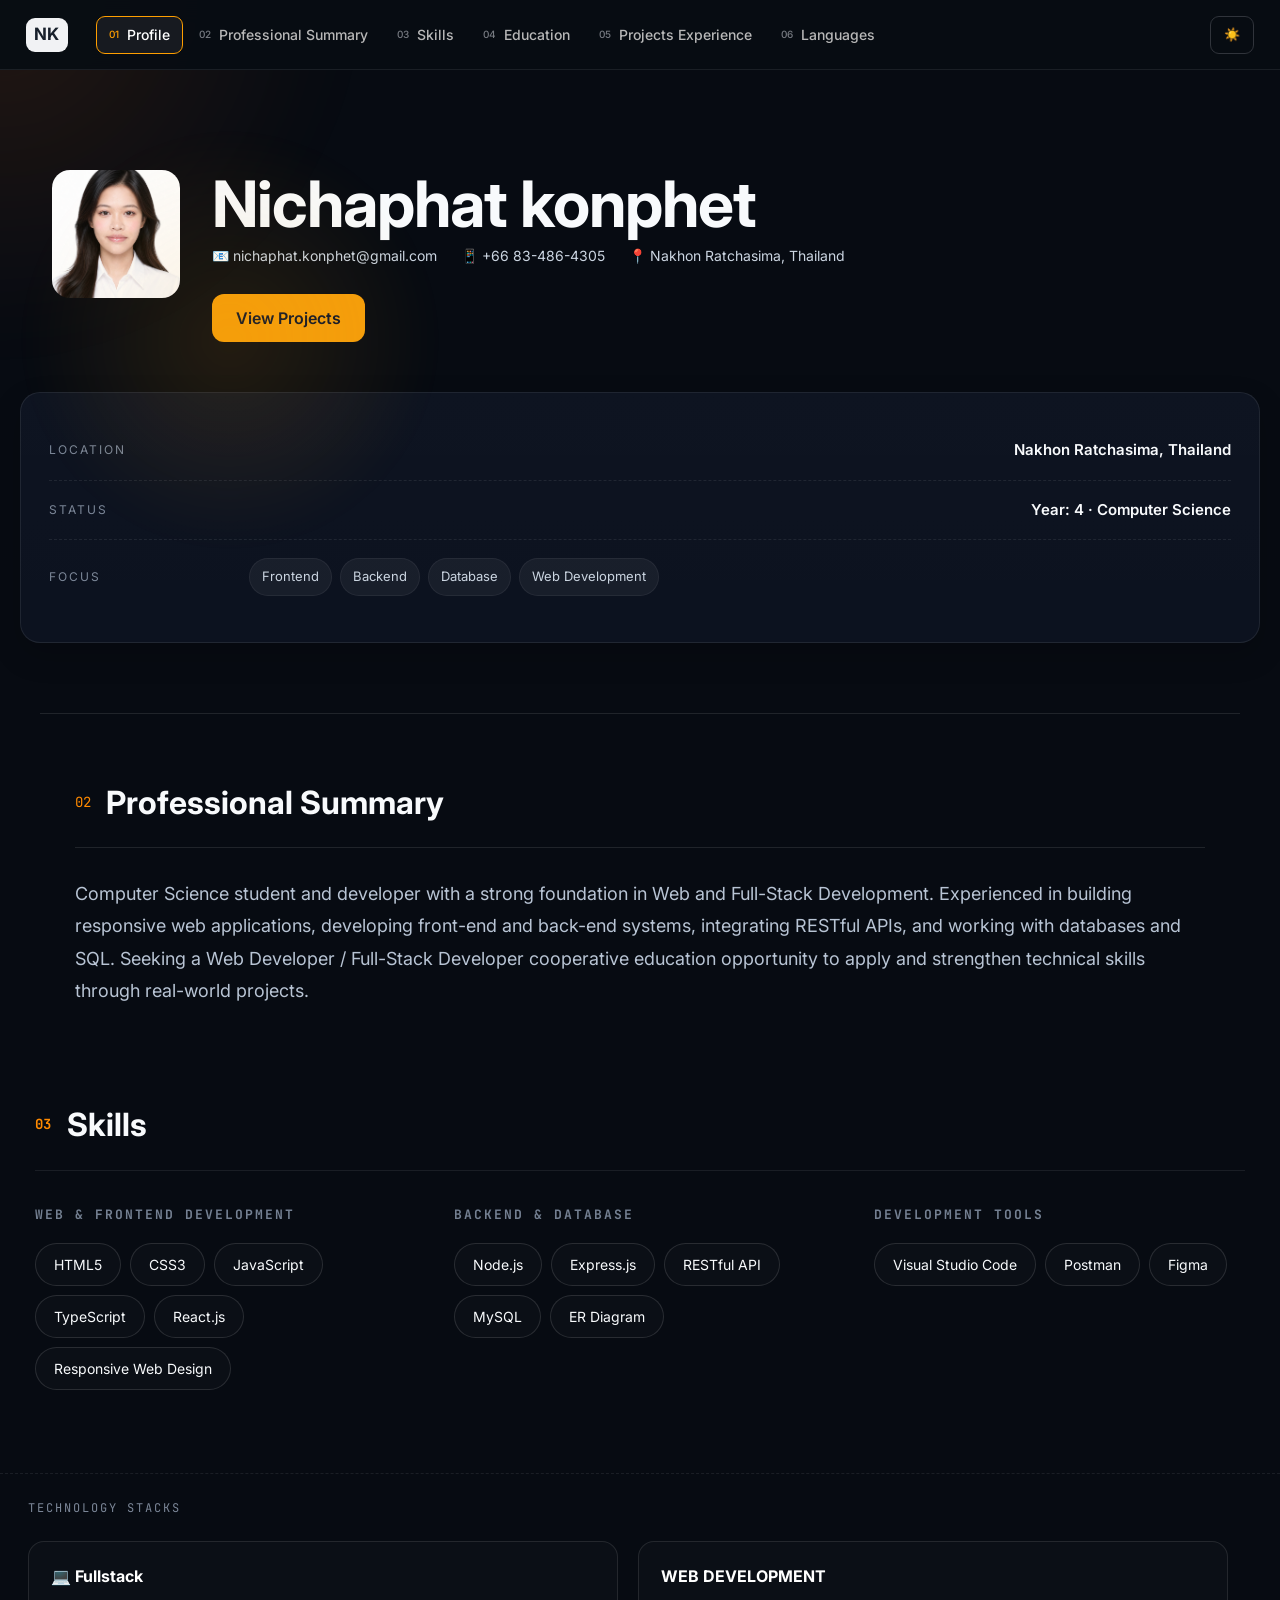
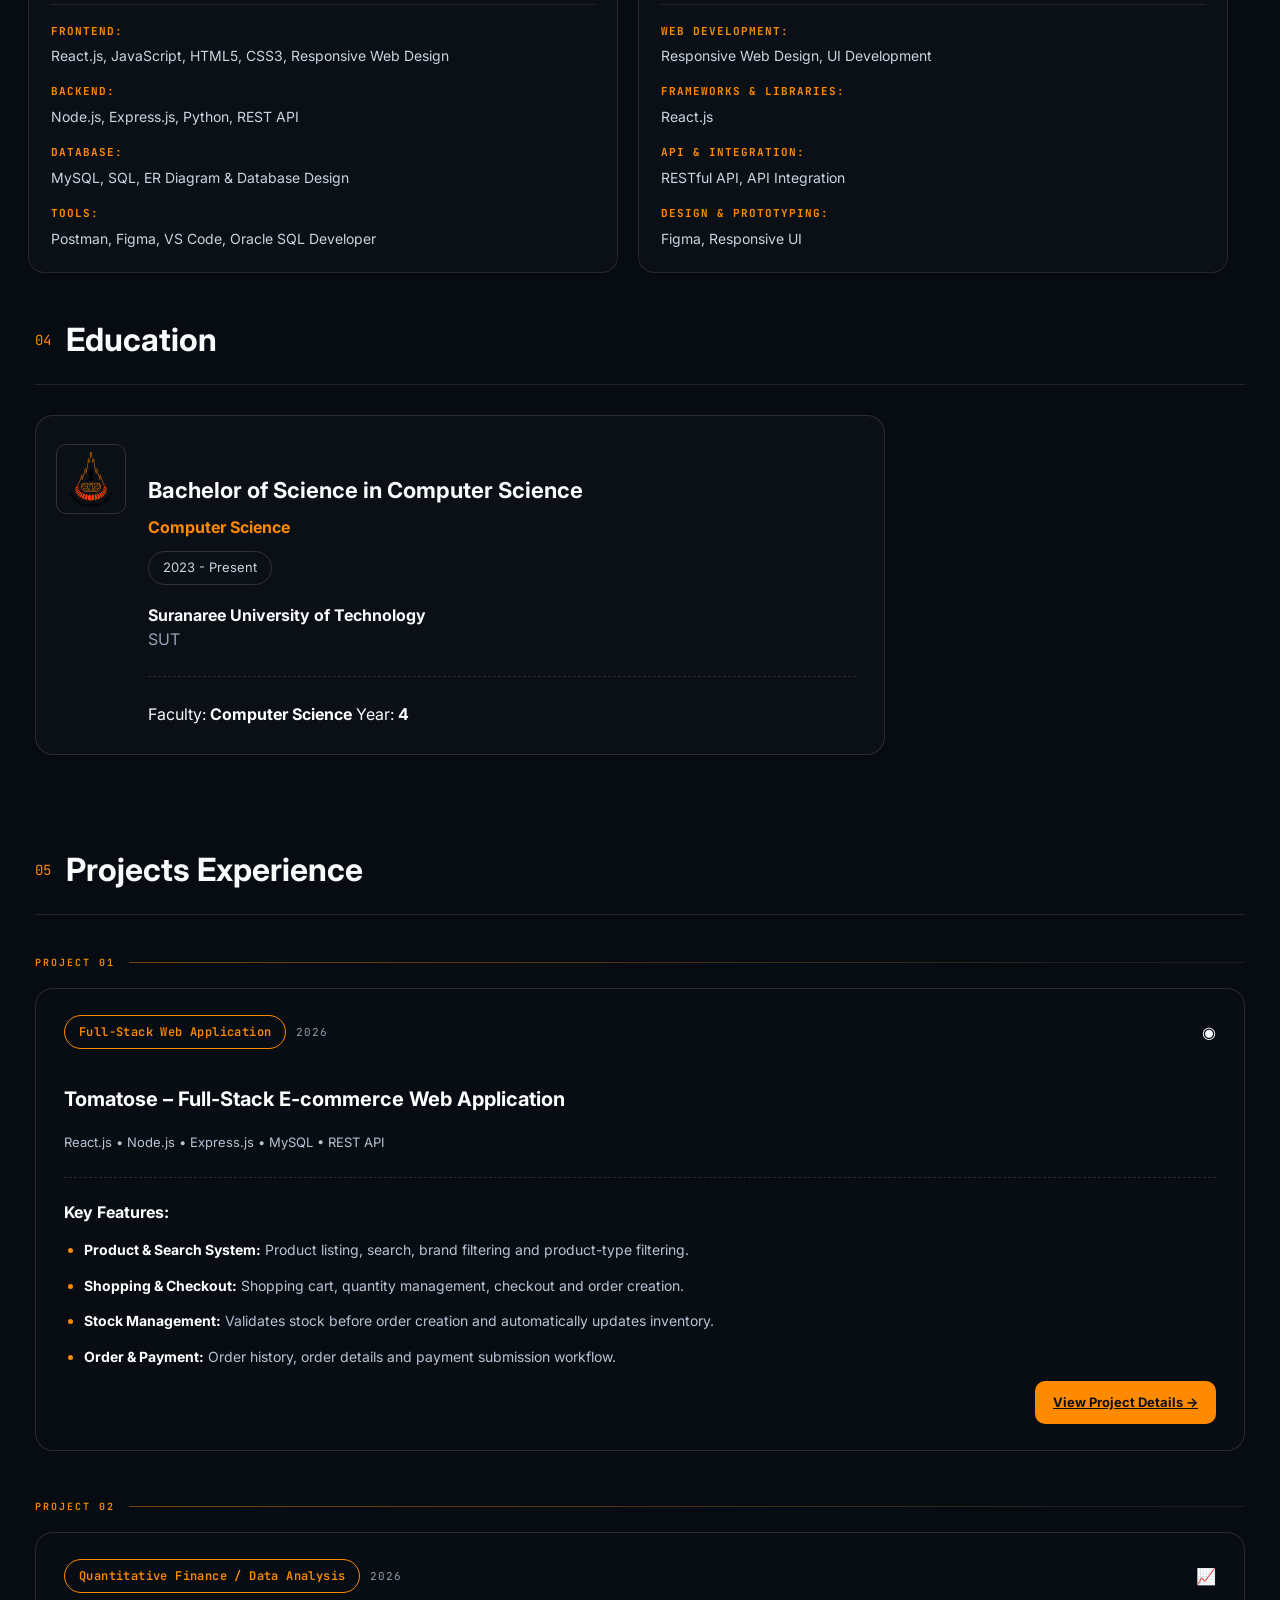
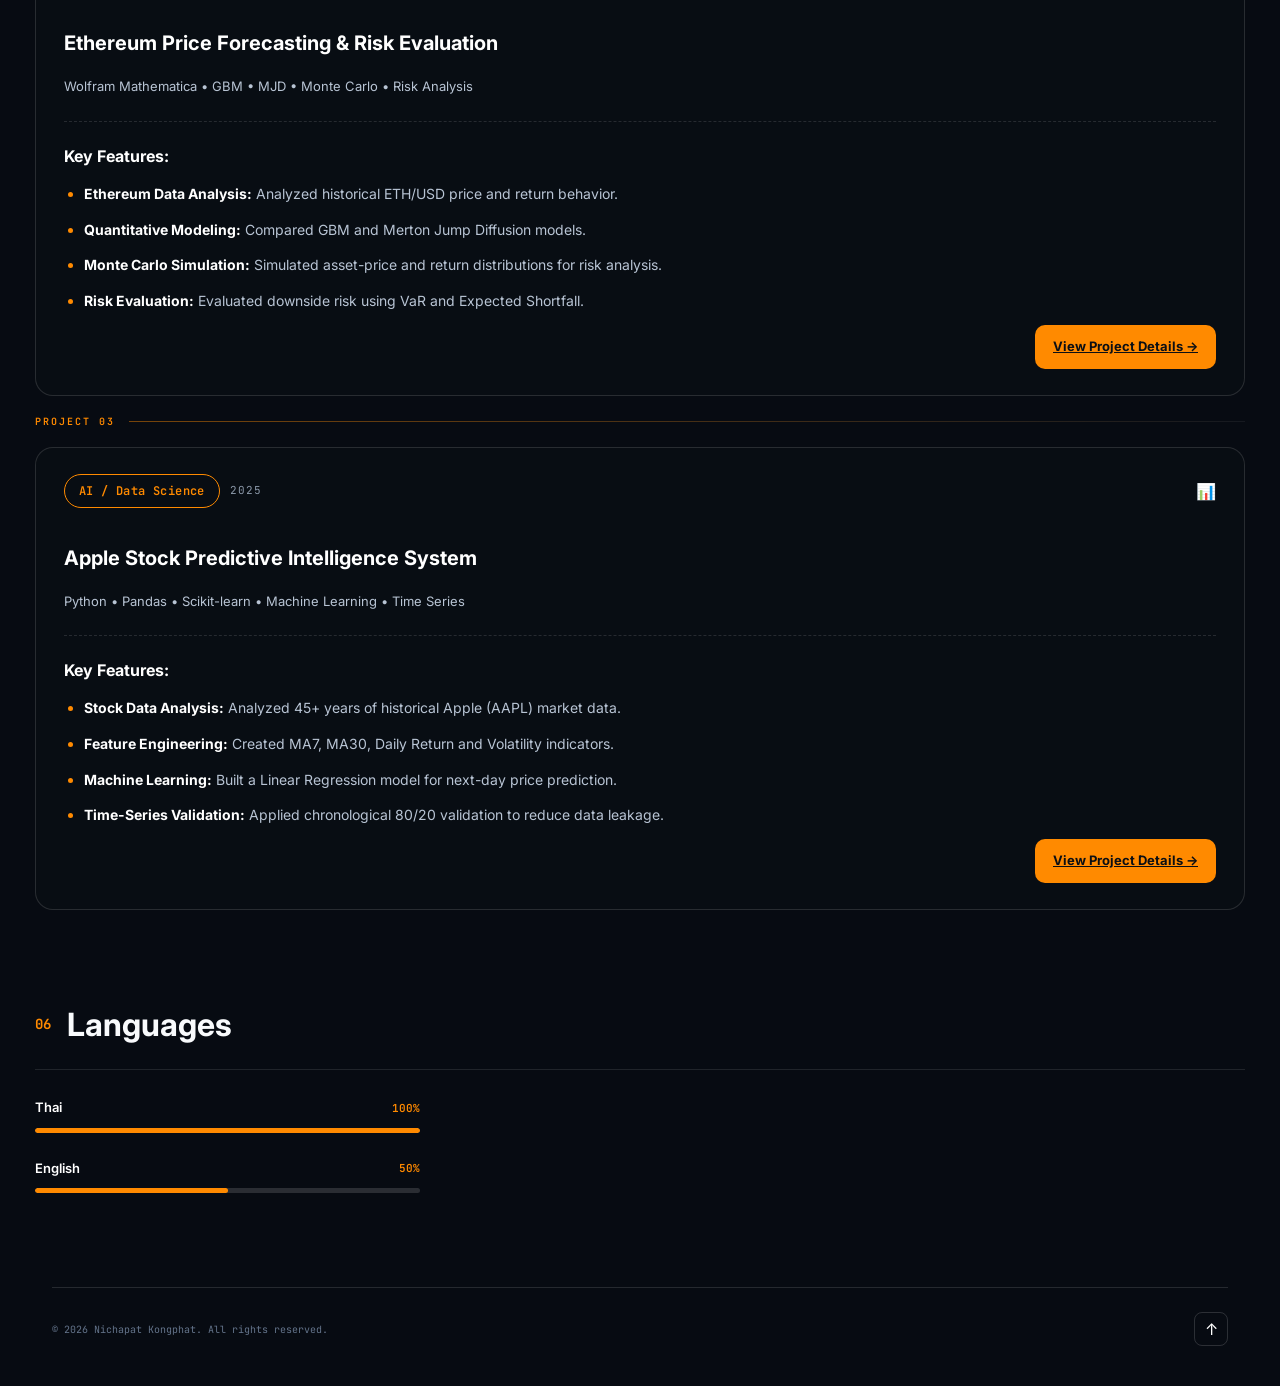
<file: index.html>
<!DOCTYPE html>
<html lang="en">

<head>
    <meta charset="UTF-8">
    <meta name="viewport" content="width=device-width, initial-scale=1.0">

    <title>My Portfolio</title>

    <link rel="stylesheet" href="style.css">
</head>

<!DOCTYPE html>
<html lang="en">

<head>
    <meta charset="UTF-8">
    <meta name="viewport" content="width=device-width, initial-scale=1.0">

    <title>My Portfolio</title>

    <link rel="stylesheet" href="style.css">

    <link rel="preconnect" href="https://fonts.googleapis.com">
<link rel="preconnect" href="https://fonts.gstatic.com" crossorigin>

<link href="https://fonts.googleapis.com/css2?family=Inter:wght@400;500;600;700;800&family=JetBrains+Mono:wght@400;500;700&display=swap" rel="stylesheet">

</head>

<body>
    <div class="mouse-glow"></div>
   <!-- ===== NAVBAR ===== -->
<header class="navbar">

    <div class="logo">NK</div>

    <nav>

        <a href="#profile" class="nav-link">
            <span>01</span> Profile
        </a>

        <a href="#summary" class="nav-link">
            <span>02</span> Professional Summary
        </a>

        <a href="#skills" class="nav-link">
            <span>03</span> Skills
        </a>

        <a href="#education" class="nav-link">
            <span>04</span> Education
        </a>

        <a href="#projects" class="nav-link">
            <span>05</span> Projects Experience
        </a>

        <a href="#languages" class="nav-link">
            <span>06</span> Languages
        </a>

    </nav>

    <div class="actions">
        <button id="themeBtn">☀️</button>
    </div>

</header>
    

    <!-- ===== HERO ===== -->
    <section id="profile" class="hero-section">
        <div class="hero-grid">
            <div class="profile-box">
                <img src="images/profile.png" alt="Profile">
            </div>

            <div class="hero-content">
                <h1>Nichaphat konphet</h1>

                <div class="contact-row">
                    <span>📧 nichaphat.konphet@gmail.com</span>
                    <span>📱 +66 83-486-4305</span>
                    <span>📍 Nakhon Ratchasima, Thailand</span>
                </div>

                <div class="hero-buttons">
                    <a href="#projects" class="btn btn-primary">View Projects</a>
                </div>
            </div>
        </div>
    </section>

    <!-- ===== INFO CARD ===== -->
    <section class="info-card">
        <div class="info-item">
            <div class="info-label">LOCATION</div>
            <div class="info-value right">Nakhon Ratchasima, Thailand</div>
        </div>

        <div class="info-item">
    <div class="info-label">STATUS</div>
    <div class="info-value right">
        Year: 4 · Computer Science
    </div>
</div>

        <div class="info-item focus-item">
    <div class="info-label">FOCUS</div>

    <div class="focus-tags">
        <span>Frontend</span>
        <span>Backend</span>
        <span>Database</span>
        <span>Web Development</span>
    </div>
</div>
    </section>

    <!-- ===== PROFESSIONAL SUMMARY ===== -->

<section id="summary" class="summary-section">

    <div class="section-title">
        <span>02</span>
        <h2>Professional Summary</h2>
    </div>

    <div class="summary-content">
        <p>
            Computer Science student and developer with a strong foundation in Web and Full-Stack Development. Experienced in building responsive web applications, developing front-end and back-end systems, integrating RESTful APIs, and working with databases and SQL. Seeking a Web Developer / Full-Stack Developer cooperative education opportunity to apply and strengthen technical skills through real-world projects.
        </p>

    </div>

</section>

<!-- ===== SKILLS ===== -->

<section id="skills" class="skills-section">

    <div class="section-title">

        <span>03</span>
        <h2>Skills</h2>

    </div>


    <div class="skills-grid">


        <!-- FRONTEND -->
        <div class="skill-group">

            <h3>WEB & FRONTEND DEVELOPMENT</h3>

            <div class="skill-tags">

                <span>HTML5</span>
                <span>CSS3</span>
                <span>JavaScript</span>
                <span>TypeScript</span>
                <span>React.js</span>
                <span>Responsive Web Design</span>

            </div>

        </div>



        <!-- BACKEND -->
        <div class="skill-group">

            <h3>BACKEND & DATABASE</h3>

            <div class="skill-tags">

                <span>Node.js</span>
                <span>Express.js</span>
                <span>RESTful API</span>
                <span>MySQL</span>
                <span>ER Diagram</span>
                

            </div>

        </div>



        <!-- TOOLS -->
        <div class="skill-group">

            <h3>DEVELOPMENT TOOLS</h3>

            <div class="skill-tags">

                
                <span>Visual Studio Code</span>
                <span>Postman</span>
                <span>Figma</span>
                

            </div>

        </div>


    </div>


</section>
 <!-- Divider -->
    <div class="skills-divider"></div>

    <!-- Technology Stacks Title -->
    <div class="technology-title">
        TECHNOLOGY STACKS
    </div>

    <!-- Cards -->
    <div class="tech-grid">

        <!-- Card 1 -->
        <div class="tech-card active">
            <h3>💻 Fullstack</h3>
            <div class="tech-line"></div>

            <h4>FRONTEND:</h4>
            <p> React.js, JavaScript, HTML5, CSS3,
        Responsive Web Design</p>

            <h4>BACKEND:</h4>
            <p>Node.js, Express.js, Python, REST API</p>

            <h4>DATABASE:</h4>
            <p>MySQL, SQL,
    ER Diagram & Database Design</p>

            <h4>TOOLS:</h4>
            <p>Postman,
    Figma, VS Code,
    Oracle SQL Developer</p>
        </div>

        <!-- Card 2 -->
        <div class="tech-card">
            <h3>WEB DEVELOPMENT</h3>
            <div class="tech-line"></div>

            <h4>WEB DEVELOPMENT:</h4>
            <p>Responsive Web Design, UI Development</p>

            <h4>FRAMEWORKS & LIBRARIES:</h4>
            <p>React.js</p>

            <h4>API & INTEGRATION:</h4>
            <p>RESTful API, API Integration</p>

            <h4>DESIGN & PROTOTYPING:</h4>
            <p>Figma, Responsive UI</p>

        </div>

    </div>

</section>
<!-- ===== EDUCATION ===== -->

<section id="education" class="education-section">


    <div class="section-title">

        <span>04</span>

        <h2>Education</h2>

    </div>



    <div class="education-card">


        <div class="education-logo">

            <img src="images/university-logo.png">

        </div>



        <div class="education-content">


            <h3>
                Bachelor of Science in Computer Science
            </h3>


            <h4>
                Computer Science
            </h4>


            <span class="year">
                 2023 - Present
            </span>



            <h5>
                Suranaree University of Technology
            </h5>


            <p class="short-name">
                SUT
            </p>



            <div class="education-line"></div>



            <div class="education-info">

                <span>
                    Faculty:
                    <b>Computer Science</b>
                </span>


                <span>
                    Year:
                    <b>4</b>
                </span>


            </div>


        </div>


    </div>


</section>
<!-- =================================================
     05 PROJECTS EXPERIENCE
================================================= -->

<section id="projects" class="projects-section">

    <!-- SECTION TITLE -->
    <div class="section-title">
        <span>05</span>
        <h2>Projects Experience</h2>
    </div>


    <div class="projects-list">


        <!-- =================================================
             PROJECT 01 : TOMATOSE
        ================================================= -->

        <div class="project-wrapper">

            <div class="project-number">
                <span>PROJECT 01</span>
                <div></div>
            </div>


            <div class="project-card project-card-premium">

                <div class="project-card-top">

                    <div class="project-badge-wrap">

                        <span class="project-pill">
                            Full-Stack Web Application
                        </span>

                        <span class="project-year">
                            2026
                        </span>

                    </div>

                    <span class="project-icon">◉</span>

                </div>


                <h3 class="project-title">
                    Tomatose – Full-Stack E-commerce Web Application
                </h3>


                <div class="project-tech-inline">
                    React.js • Node.js • Express.js • MySQL • REST API
                </div>


                <div class="project-divider"></div>


                <h4 class="project-subtitle">
                    Key Features:
                </h4>


                <ul class="project-feature-list">

                    <li>
                        <strong>Product & Search System:</strong>
                        Product listing, search, brand filtering and product-type filtering.
                    </li>

                    <li>
                        <strong>Shopping & Checkout:</strong>
                        Shopping cart, quantity management, checkout and order creation.
                    </li>

                    <li>
                        <strong>Stock Management:</strong>
                        Validates stock before order creation and automatically updates inventory.
                    </li>

                    <li>
                        <strong>Order & Payment:</strong>
                        Order history, order details and payment submission workflow.
                    </li>

                </ul>


                <div class="project-card-bottom">

                    <a
                        href="tomatose-project.html"
                        class="project-detail-btn">

                        View Project Details →

                    </a>

                </div>

            </div>

        </div>



        <!-- =================================================
             PROJECT 02 : ETHEREUM
        ================================================= -->

        <div class="project-wrapper">

            <div class="project-number">
                <span>PROJECT 02</span>
                <div></div>
            </div>


            <div class="project-card project-card-premium">

                <div class="project-card-top">

                    <div class="project-badge-wrap">

                        <span class="project-pill">
                            Quantitative Finance / Data Analysis
                        </span>

                        <span class="project-year">
                            2026
                        </span>

                    </div>

                    <span class="project-icon">📈</span>

                </div>


                <h3 class="project-title">
                    Ethereum Price Forecasting & Risk Evaluation
                </h3>


                <div class="project-tech-inline">
                    Wolfram Mathematica • GBM • MJD • Monte Carlo • Risk Analysis
                </div>


                <div class="project-divider"></div>


                <h4 class="project-subtitle">
                    Key Features:
                </h4>


                <ul class="project-feature-list">

                    <li>
                        <strong>Ethereum Data Analysis:</strong>
                        Analyzed historical ETH/USD price and return behavior.
                    </li>

                    <li>
                        <strong>Quantitative Modeling:</strong>
                        Compared GBM and Merton Jump Diffusion models.
                    </li>

                    <li>
                        <strong>Monte Carlo Simulation:</strong>
                        Simulated asset-price and return distributions for risk analysis.
                    </li>

                    <li>
                        <strong>Risk Evaluation:</strong>
                        Evaluated downside risk using VaR and Expected Shortfall.
                    </li>

                </ul>


                <div class="project-card-bottom">

                    <a
                        href="ethereum-project.html"
                        class="project-detail-btn">

                        View Project Details →

                    </a>

                </div>

            </div>

<!-- =================================================
     PROJECT 03 : APPLE STOCK AI
================================================= -->

<div class="project-wrapper">

    <div class="project-number">
        <span>PROJECT 03</span>
        <div></div>
    </div>


    <div class="project-card project-card-premium">

        <div class="project-card-top">

            <div class="project-badge-wrap">

                <span class="project-pill">
                    AI / Data Science
                </span>

                <span class="project-year">
                    2025
                </span>

            </div>

            <span class="project-icon">
                📊
            </span>

        </div>


        <h3 class="project-title">
            Apple Stock Predictive Intelligence System
        </h3>


        <div class="project-tech-inline">
            Python • Pandas • Scikit-learn • Machine Learning • Time Series
        </div>


        <div class="project-divider"></div>


        <h4 class="project-subtitle">
            Key Features:
        </h4>


        <ul class="project-feature-list">

            <li>
                <strong>Stock Data Analysis:</strong>
                Analyzed 45+ years of historical Apple (AAPL) market data.
            </li>

            <li>
                <strong>Feature Engineering:</strong>
                Created MA7, MA30, Daily Return and Volatility indicators.
            </li>

            <li>
                <strong>Machine Learning:</strong>
                Built a Linear Regression model for next-day price prediction.
            </li>

            <li>
                <strong>Time-Series Validation:</strong>
                Applied chronological 80/20 validation to reduce data leakage.
            </li>

        </ul>


        <div class="project-card-bottom">

            <a
                href="apple-project.html"
                class="project-detail-btn">

                View Project Details →

            </a>

        </div>

</section>


<!-- =================================================
     LANGUAGES
================================================= -->

<section id="languages" class="languages-section">

    <div class="section-title">
        <span>06</span>
        <h2>Languages</h2>
    </div>

    <div class="languages-content">

        <div class="language-item">

            <div class="language-header">
                <span>Thai</span>
                <span class="language-percent">100%</span>
            </div>

            <div class="language-progress">
                <div
                    class="language-progress-fill"
                    style="width:100%;">
                </div>
            </div>

        </div>


        <div class="language-item">

            <div class="language-header">
                <span>English</span>
                <span class="language-percent">50%</span>
            </div>

            <div class="language-progress">
                <div
                    class="language-progress-fill"
                    style="width:50%;">
                </div>
            </div>

        </div>

    </div>

</section>

<!-- =================================================
     FOOTER
================================================= -->

<footer class="footer">

    <div class="footer-content">

        <p>
           © 2026 Nichapat Kongphat. All rights reserved.
        </p>


        <a href="#profile"
           class="back-to-top"
           aria-label="Back to top">

            ↑

        </a>

    </div>

</footer>


<!-- =================================================
     JAVASCRIPT
================================================= -->

<script src="script.js"></script>

</body>

</html>
</file>
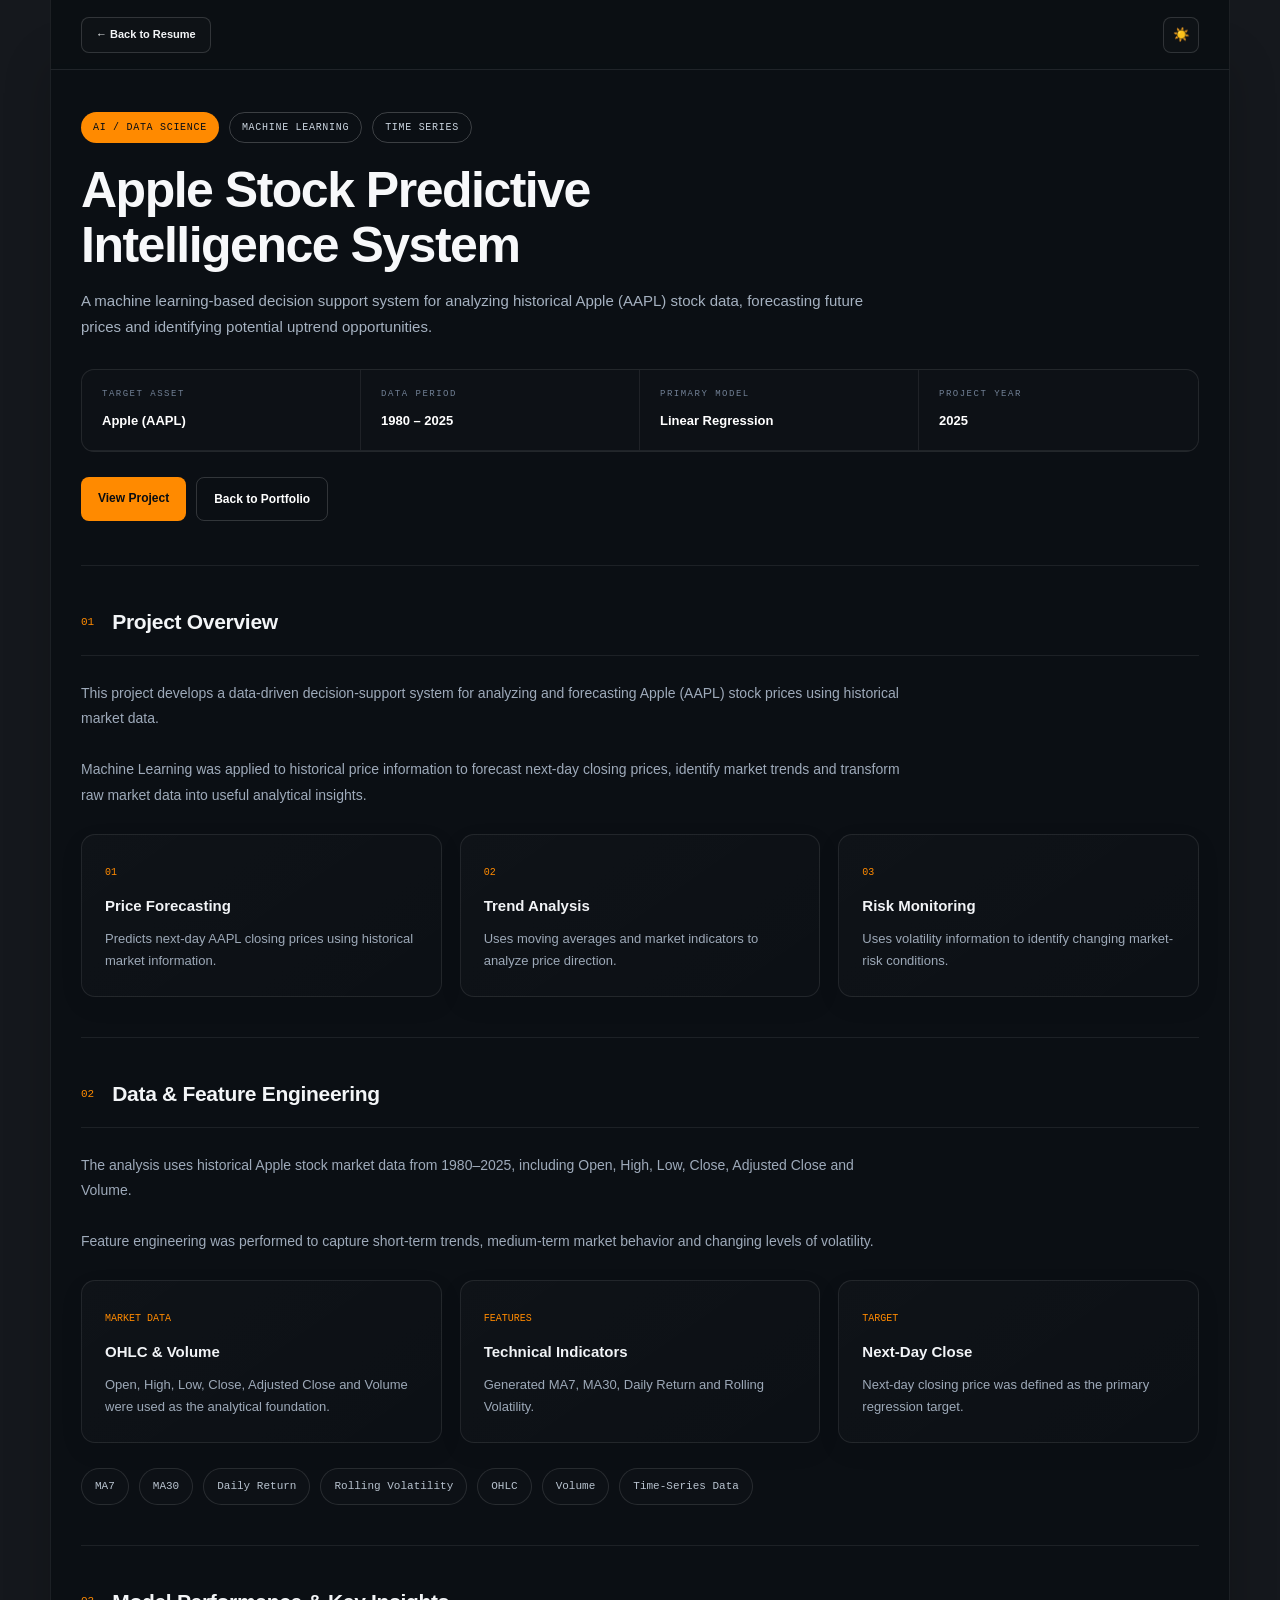
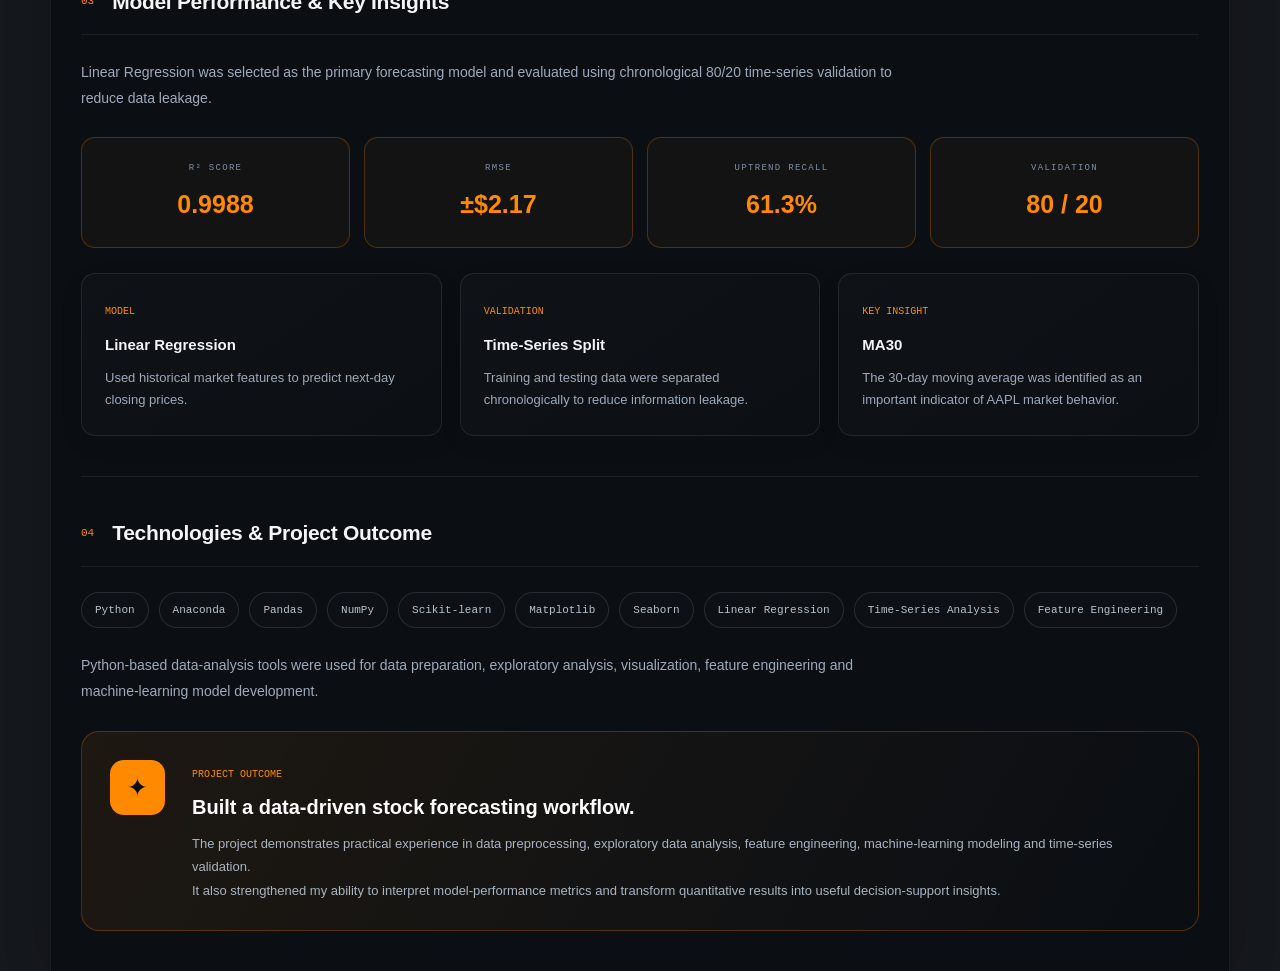
<file: apple-project.html>
<!DOCTYPE html>
<html lang="en">

<head>

    <meta charset="UTF-8">

    <meta
        name="viewport"
        content="width=device-width, initial-scale=1.0">

    <title>
        Apple Stock Predictive Intelligence System
    </title>

    <link rel="stylesheet" href="style.css">

</head>


<body class="project-page">


    <!-- =================================================
         TOP BAR
    ================================================= -->

    <header class="project-page-header">

    <div class="project-page-header-inner">

        <a href="index.html#projects" class="back-resume-btn">
            ← Back to Resume
        </a>

        <div class="project-page-actions">
            <button id="themeBtn">☀️</button>
        </div>

    </div>

</header>


    <main class="project-page-container">


        <!-- =================================================
             HERO
        ================================================= -->

        <section class="project-hero">


            <div class="project-badges">

                <span class="project-main-badge">
                    AI / DATA SCIENCE
                </span>

                <span class="project-outline-badge">
                    MACHINE LEARNING
                </span>

                <span class="project-outline-badge">
                    TIME SERIES
                </span>

            </div>


            <h1>
                Apple Stock Predictive
                <br>
                Intelligence System
            </h1>


            <p class="project-hero-description">

                A machine learning-based decision support system
                for analyzing historical Apple (AAPL) stock data,
                forecasting future prices and identifying potential
                uptrend opportunities.

            </p>


            <!-- QUICK INFO -->

            <div class="project-info-grid">


                <div class="project-info-item">

                    <span>
                        TARGET ASSET
                    </span>

                    <strong>
                        Apple (AAPL)
                    </strong>

                </div>


                <div class="project-info-item">

                    <span>
                        DATA PERIOD
                    </span>

                    <strong>
                        1980 – 2025
                    </strong>

                </div>


                <div class="project-info-item">

                    <span>
                        PRIMARY MODEL
                    </span>

                    <strong>
                        Linear Regression
                    </strong>

                </div>


                <div class="project-info-item">

                    <span>
                        PROJECT YEAR
                    </span>

                    <strong>
                        2025
                    </strong>

                </div>

            </div>


            <div class="project-hero-buttons">

                <a
                    href="#overview"
                    class="primary-project-btn">

                    View Project

                </a>

                <a
                    href="index.html#projects"
                    class="secondary-project-btn">

                    Back to Portfolio

                </a>

            </div>

        </section>



<!-- =================================================
     01 PROJECT OVERVIEW
================================================= -->

<section id="overview" class="project-detail-section">

    <div class="project-section-title">
        <span>01</span>
        <h2>Project Overview</h2>
    </div>

    <p class="project-section-intro">
        This project develops a data-driven decision-support
        system for analyzing and forecasting Apple (AAPL)
        stock prices using historical market data.
    </p>

    <p class="project-section-intro">
        Machine Learning was applied to historical price
        information to forecast next-day closing prices,
        identify market trends and transform raw market
        data into useful analytical insights.
    </p>


    <div class="project-three-grid">

        <article class="project-feature-box">
            <span class="box-number">01</span>

            <h3>Price Forecasting</h3>

            <p>
                Predicts next-day AAPL closing prices
                using historical market information.
            </p>
        </article>


        <article class="project-feature-box">
            <span class="box-number">02</span>

            <h3>Trend Analysis</h3>

            <p>
                Uses moving averages and market indicators
                to analyze price direction.
            </p>
        </article>


        <article class="project-feature-box">
            <span class="box-number">03</span>

            <h3>Risk Monitoring</h3>

            <p>
                Uses volatility information to identify
                changing market-risk conditions.
            </p>
        </article>

    </div>

</section>



<!-- =================================================
     02 DATA & FEATURE ENGINEERING
================================================= -->

<section class="project-detail-section">

    <div class="project-section-title">
        <span>02</span>
        <h2>Data & Feature Engineering</h2>
    </div>

    <p class="project-section-intro">
        The analysis uses historical Apple stock market
        data from 1980–2025, including Open, High, Low,
        Close, Adjusted Close and Volume.
    </p>

    <p class="project-section-intro">
        Feature engineering was performed to capture
        short-term trends, medium-term market behavior
        and changing levels of volatility.
    </p>


    <div class="method-grid">

        <div class="method-card">
            <span>MARKET DATA</span>

            <h3>OHLC & Volume</h3>

            <p>
                Open, High, Low, Close,
                Adjusted Close and Volume were used
                as the analytical foundation.
            </p>
        </div>


        <div class="method-card">
            <span>FEATURES</span>

            <h3>Technical Indicators</h3>

            <p>
                Generated MA7, MA30,
                Daily Return and Rolling Volatility.
            </p>
        </div>


        <div class="method-card highlight-card">
            <span>TARGET</span>

            <h3>Next-Day Close</h3>

            <p>
                Next-day closing price was defined
                as the primary regression target.
            </p>
        </div>

    </div>


    <div class="project-tag-grid">
        <span>MA7</span>
        <span>MA30</span>
        <span>Daily Return</span>
        <span>Rolling Volatility</span>
        <span>OHLC</span>
        <span>Volume</span>
        <span>Time-Series Data</span>
    </div>

</section>



<!-- =================================================
     03 MODEL PERFORMANCE & KEY INSIGHTS
================================================= -->

<section class="project-detail-section">

    <div class="project-section-title">
        <span>03</span>
        <h2>Model Performance & Key Insights</h2>
    </div>

    <p class="project-section-intro">
        Linear Regression was selected as the primary
        forecasting model and evaluated using chronological
        80/20 time-series validation to reduce data leakage.
    </p>


    <div class="apple-metric-grid">

        <div class="apple-metric-card">
            <span>R² SCORE</span>
            <strong>0.9988</strong>
        </div>

        <div class="apple-metric-card">
            <span>RMSE</span>
            <strong>±$2.17</strong>
        </div>

        <div class="apple-metric-card">
            <span>UPTREND RECALL</span>
            <strong>61.3%</strong>
        </div>

        <div class="apple-metric-card">
            <span>VALIDATION</span>
            <strong>80 / 20</strong>
        </div>

    </div>


    <div class="method-grid">

        <div class="method-card">
            <span>MODEL</span>

            <h3>Linear Regression</h3>

            <p>
                Used historical market features to
                predict next-day closing prices.
            </p>
        </div>


        <div class="method-card">
            <span>VALIDATION</span>

            <h3>Time-Series Split</h3>

            <p>
                Training and testing data were separated
                chronologically to reduce information leakage.
            </p>
        </div>


        <div class="method-card highlight-card">
            <span>KEY INSIGHT</span>

            <h3>MA30</h3>

            <p>
                The 30-day moving average was identified
                as an important indicator of AAPL
                market behavior.
            </p>
        </div>

    </div>

</section>



<!-- =================================================
     04 TECHNOLOGIES & PROJECT OUTCOME
================================================= -->

<section class="project-detail-section">

    <div class="project-section-title">
        <span>04</span>
        <h2>Technologies & Project Outcome</h2>
    </div>


    <div class="project-tag-grid">
        <span>Python</span>
        <span>Anaconda</span>
        <span>Pandas</span>
        <span>NumPy</span>
        <span>Scikit-learn</span>
        <span>Matplotlib</span>
        <span>Seaborn</span>
        <span>Linear Regression</span>
        <span>Time-Series Analysis</span>
        <span>Feature Engineering</span>
    </div>


    <p class="project-section-intro">
        Python-based data-analysis tools were used for
        data preparation, exploratory analysis,
        visualization, feature engineering and
        machine-learning model development.
    </p>


    <div class="project-outcome-box">

        <div class="project-outcome-symbol">✦</div>

        <div>
            <span>PROJECT OUTCOME</span>

            <h3>
                Built a data-driven stock
                forecasting workflow.
            </h3>

            <p>
                The project demonstrates practical experience
                in data preprocessing, exploratory data
                analysis, feature engineering, machine-learning
                modeling and time-series validation.
            </p>

            <p>
                It also strengthened my ability to interpret
                model-performance metrics and transform
                quantitative results into useful
                decision-support insights.
            </p>
        </div>

    </div>

</section>

    </main>


    <script src="script.js"></script>

</body>

</html>
</file>
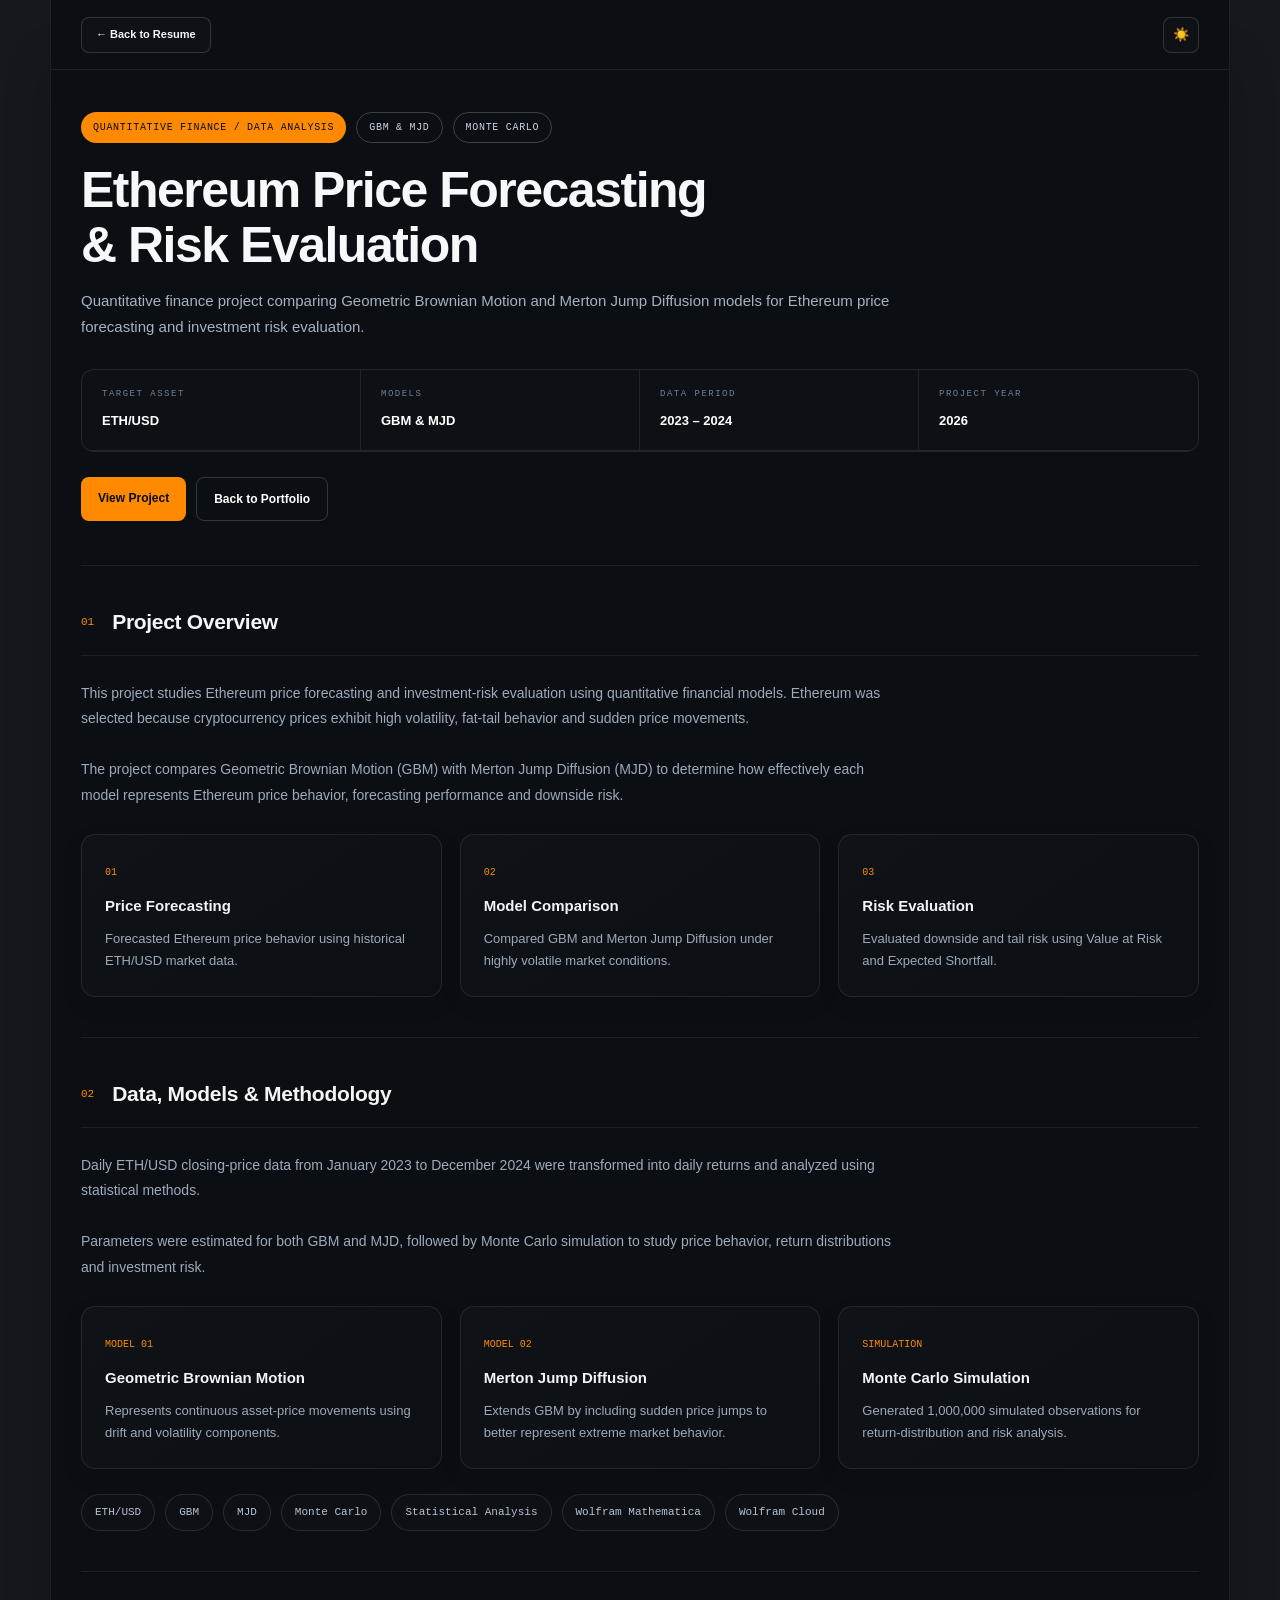
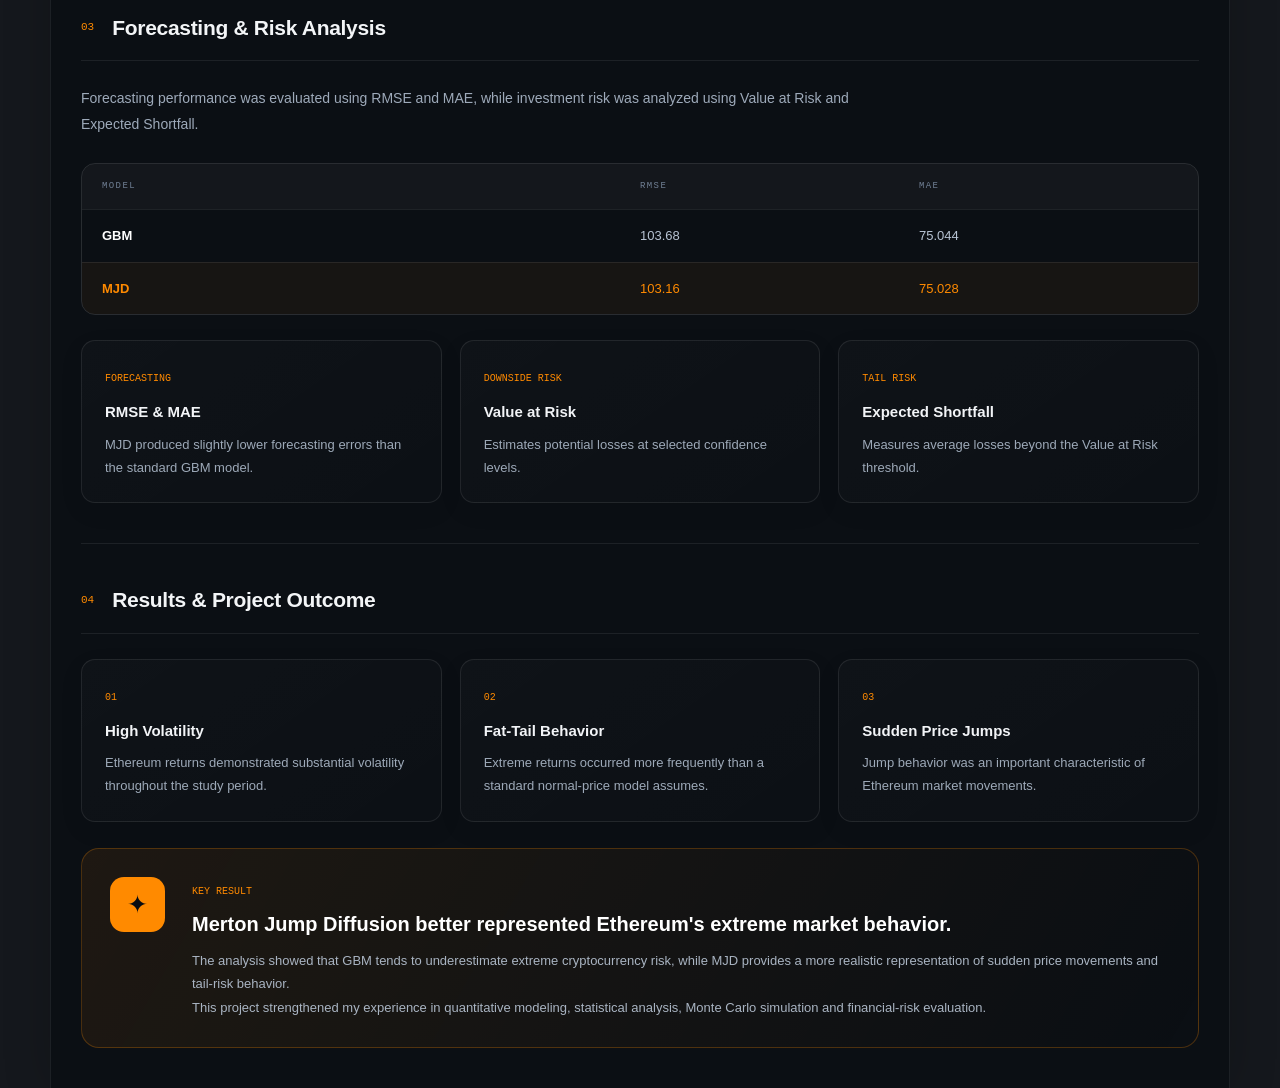
<file: ethereum-project.html>
<!DOCTYPE html>
<html lang="en">

<head>

    <meta charset="UTF-8">

    <meta
        name="viewport"
        content="width=device-width, initial-scale=1.0">

    <title>
        Ethereum Price Forecasting & Risk Evaluation
    </title>

    <link rel="stylesheet" href="style.css">

</head>


<body class="project-page">


    <!-- =================================================
         TOP BAR
    ================================================= -->

   <header class="project-page-header">

    <div class="project-page-header-inner">

        <a href="index.html#projects" class="back-resume-btn">
            ← Back to Resume
        </a>

        <div class="project-page-actions">
            <button id="themeBtn">☀️</button>
        </div>

    </div>

</header>



    <main class="project-page-container">


        <!-- =================================================
             HERO
        ================================================= -->

        <section class="project-hero">


            <div class="project-badges">

                <span class="project-main-badge">
                    QUANTITATIVE FINANCE / DATA ANALYSIS
                </span>

                <span class="project-outline-badge">
                    GBM & MJD
                </span>

                <span class="project-outline-badge">
                    MONTE CARLO
                </span>

            </div>


            <h1>
                Ethereum Price Forecasting
                <br>
                & Risk Evaluation
            </h1>


            <p class="project-hero-description">

                Quantitative finance project comparing Geometric
                Brownian Motion and Merton Jump Diffusion models
                for Ethereum price forecasting and investment
                risk evaluation.

            </p>


            <!-- QUICK INFO -->

            <div class="project-info-grid">


                <div class="project-info-item">

                    <span>
                        TARGET ASSET
                    </span>

                    <strong>
                        ETH/USD
                    </strong>

                </div>


                <div class="project-info-item">

                    <span>
                        MODELS
                    </span>

                    <strong>
                        GBM & MJD
                    </strong>

                </div>


                <div class="project-info-item">

                    <span>
                        DATA PERIOD
                    </span>

                    <strong>
                        2023 – 2024
                    </strong>

                </div>


                <div class="project-info-item">

                    <span>
                        PROJECT YEAR
                    </span>

                    <strong>
                        2026
                    </strong>

                </div>


            </div>


            <div class="project-hero-buttons">

                <a
                    href="#overview"
                    class="primary-project-btn">

                    View Project

                </a>

                <a
                    href="index.html#projects"
                    class="secondary-project-btn">

                    Back to Portfolio

                </a>

            </div>


        </section>



        <!-- =================================================
     01 PROJECT OVERVIEW
================================================= -->

<section id="overview" class="project-detail-section">

    <div class="project-section-title">
        <span>01</span>
        <h2>Project Overview</h2>
    </div>

    <p class="project-section-intro">
        This project studies Ethereum price forecasting and
        investment-risk evaluation using quantitative financial
        models. Ethereum was selected because cryptocurrency
        prices exhibit high volatility, fat-tail behavior and
        sudden price movements.
    </p>

    <p class="project-section-intro">
        The project compares Geometric Brownian Motion (GBM)
        with Merton Jump Diffusion (MJD) to determine how
        effectively each model represents Ethereum price
        behavior, forecasting performance and downside risk.
    </p>


    <div class="project-three-grid">

        <article class="project-feature-box">
            <span class="box-number">01</span>

            <h3>Price Forecasting</h3>

            <p>
                Forecasted Ethereum price behavior using
                historical ETH/USD market data.
            </p>
        </article>


        <article class="project-feature-box">
            <span class="box-number">02</span>

            <h3>Model Comparison</h3>

            <p>
                Compared GBM and Merton Jump Diffusion
                under highly volatile market conditions.
            </p>
        </article>


        <article class="project-feature-box">
            <span class="box-number">03</span>

            <h3>Risk Evaluation</h3>

            <p>
                Evaluated downside and tail risk using
                Value at Risk and Expected Shortfall.
            </p>
        </article>

    </div>

</section>



<!-- =================================================
     02 DATA, MODELS & METHODOLOGY
================================================= -->

<section class="project-detail-section">

    <div class="project-section-title">
        <span>02</span>
        <h2>Data, Models & Methodology</h2>
    </div>

    <p class="project-section-intro">
        Daily ETH/USD closing-price data from January 2023
        to December 2024 were transformed into daily returns
        and analyzed using statistical methods.
    </p>

    <p class="project-section-intro">
        Parameters were estimated for both GBM and MJD,
        followed by Monte Carlo simulation to study price
        behavior, return distributions and investment risk.
    </p>


    <div class="method-grid">

        <div class="method-card">
            <span>MODEL 01</span>

            <h3>Geometric Brownian Motion</h3>

            <p>
                Represents continuous asset-price movements
                using drift and volatility components.
            </p>
        </div>


        <div class="method-card">
            <span>MODEL 02</span>

            <h3>Merton Jump Diffusion</h3>

            <p>
                Extends GBM by including sudden price jumps
                to better represent extreme market behavior.
            </p>
        </div>


        <div class="method-card highlight-card">
            <span>SIMULATION</span>

            <h3>Monte Carlo Simulation</h3>

            <p>
                Generated 1,000,000 simulated observations
                for return-distribution and risk analysis.
            </p>
        </div>

    </div>


    <div class="project-tag-grid">
        <span>ETH/USD</span>
        <span>GBM</span>
        <span>MJD</span>
        <span>Monte Carlo</span>
        <span>Statistical Analysis</span>
        <span>Wolfram Mathematica</span>
        <span>Wolfram Cloud</span>
    </div>

</section>



<!-- =================================================
     03 FORECASTING & RISK ANALYSIS
================================================= -->

<section class="project-detail-section">

    <div class="project-section-title">
        <span>03</span>
        <h2>Forecasting & Risk Analysis</h2>
    </div>

    <p class="project-section-intro">
        Forecasting performance was evaluated using RMSE
        and MAE, while investment risk was analyzed using
        Value at Risk and Expected Shortfall.
    </p>


    <div class="performance-table">

        <div class="performance-header">
            <span>MODEL</span>
            <span>RMSE</span>
            <span>MAE</span>
        </div>

        <div class="performance-row">
            <strong>GBM</strong>
            <span>103.68</span>
            <span>75.044</span>
        </div>

        <div class="performance-row best-model">
            <strong>MJD</strong>
            <span>103.16</span>
            <span>75.028</span>
        </div>

    </div>


    <div class="method-grid">

        <div class="method-card">
            <span>FORECASTING</span>

            <h3>RMSE & MAE</h3>

            <p>
                MJD produced slightly lower forecasting
                errors than the standard GBM model.
            </p>
        </div>


        <div class="method-card">
            <span>DOWNSIDE RISK</span>

            <h3>Value at Risk</h3>

            <p>
                Estimates potential losses at selected
                confidence levels.
            </p>
        </div>


        <div class="method-card highlight-card">
            <span>TAIL RISK</span>

            <h3>Expected Shortfall</h3>

            <p>
                Measures average losses beyond the
                Value at Risk threshold.
            </p>
        </div>

    </div>

</section>



<!-- =================================================
     04 RESULTS & PROJECT OUTCOME
================================================= -->

<section class="project-detail-section">

    <div class="project-section-title">
        <span>04</span>
        <h2>Results & Project Outcome</h2>
    </div>


    <div class="project-three-grid">

        <article class="project-feature-box">
            <span class="box-number">01</span>

            <h3>High Volatility</h3>

            <p>
                Ethereum returns demonstrated substantial
                volatility throughout the study period.
            </p>
        </article>


        <article class="project-feature-box">
            <span class="box-number">02</span>

            <h3>Fat-Tail Behavior</h3>

            <p>
                Extreme returns occurred more frequently
                than a standard normal-price model assumes.
            </p>
        </article>


        <article class="project-feature-box">
            <span class="box-number">03</span>

            <h3>Sudden Price Jumps</h3>

            <p>
                Jump behavior was an important characteristic
                of Ethereum market movements.
            </p>
        </article>

    </div>


    <div class="project-outcome-box">

        <div class="project-outcome-symbol">✦</div>

        <div>
            <span>KEY RESULT</span>

            <h3>
                Merton Jump Diffusion better represented
                Ethereum's extreme market behavior.
            </h3>

            <p>
                The analysis showed that GBM tends to
                underestimate extreme cryptocurrency risk,
                while MJD provides a more realistic
                representation of sudden price movements
                and tail-risk behavior.
            </p>

            <p>
                This project strengthened my experience in
                quantitative modeling, statistical analysis,
                Monte Carlo simulation and financial-risk
                evaluation.
            </p>
        </div>

    </div>

</section>



    </main>


    <script src="script.js"></script>


</body>

</html>
</file>
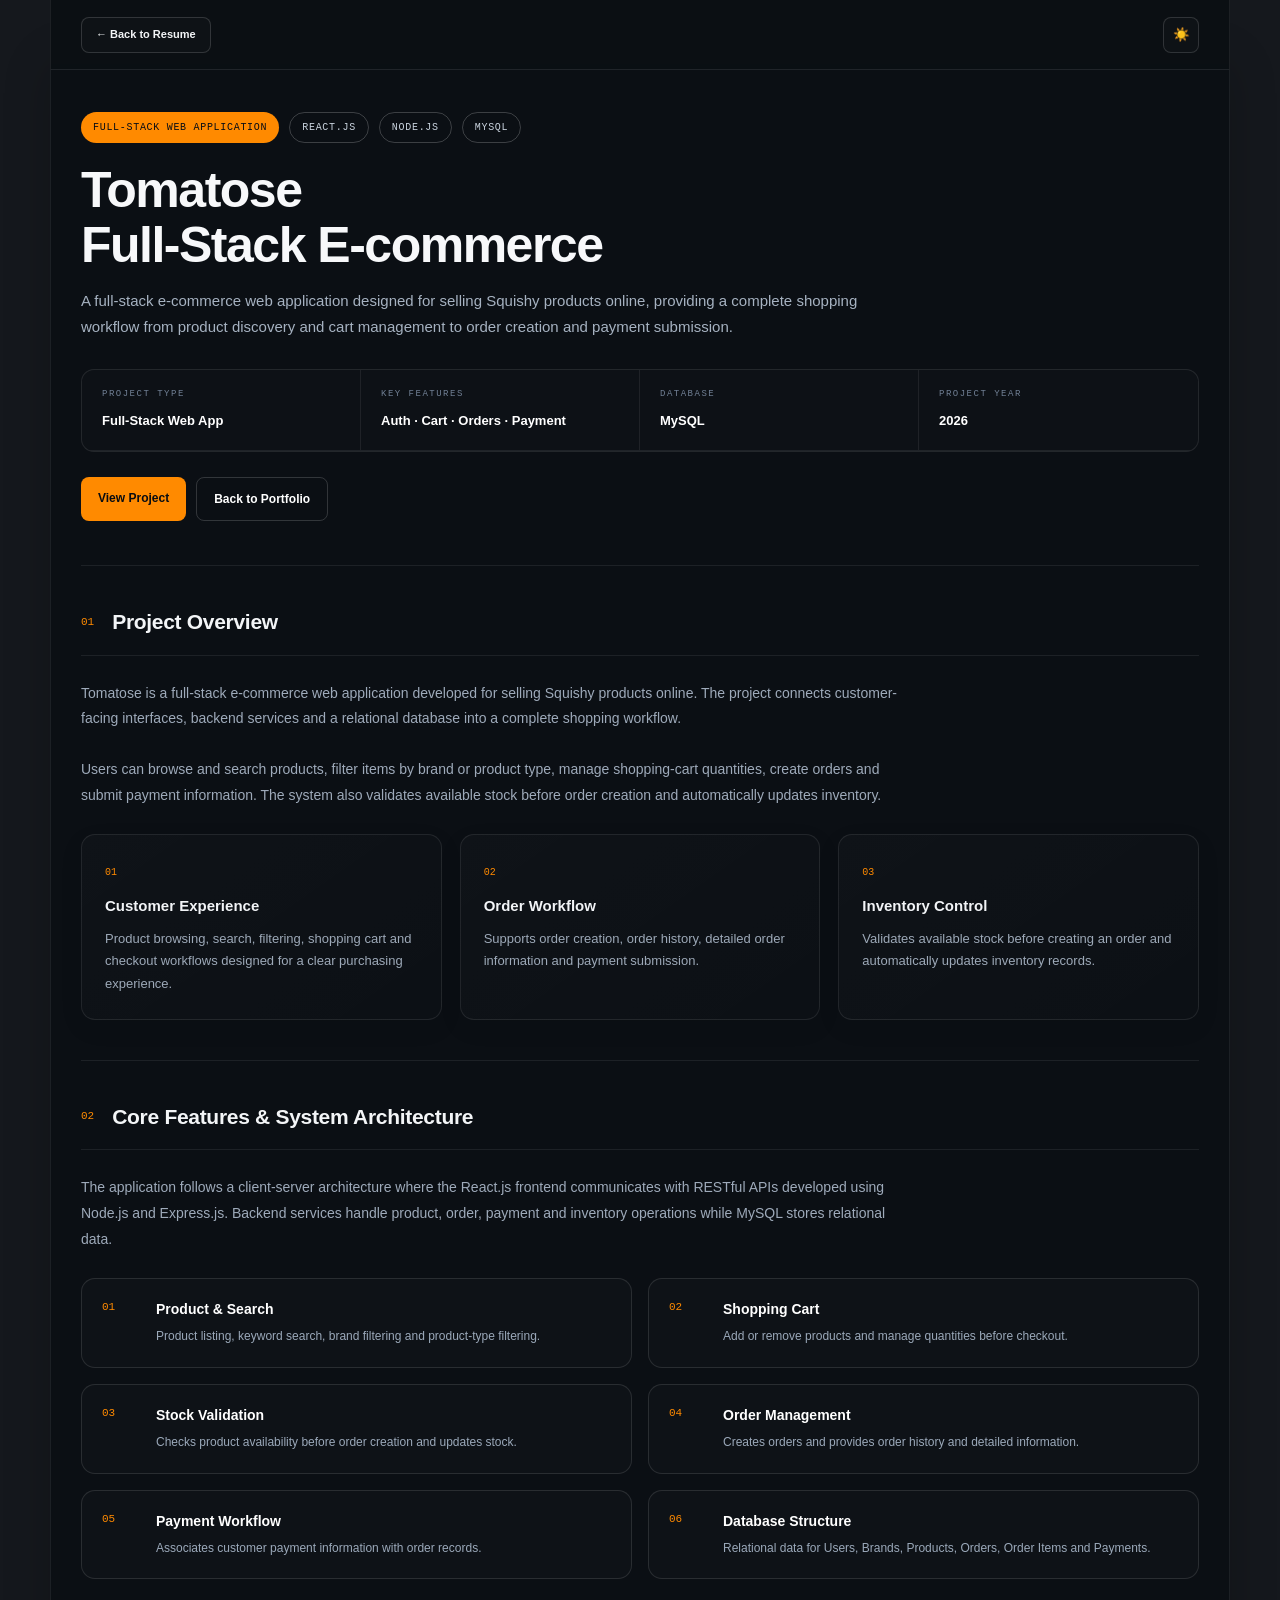
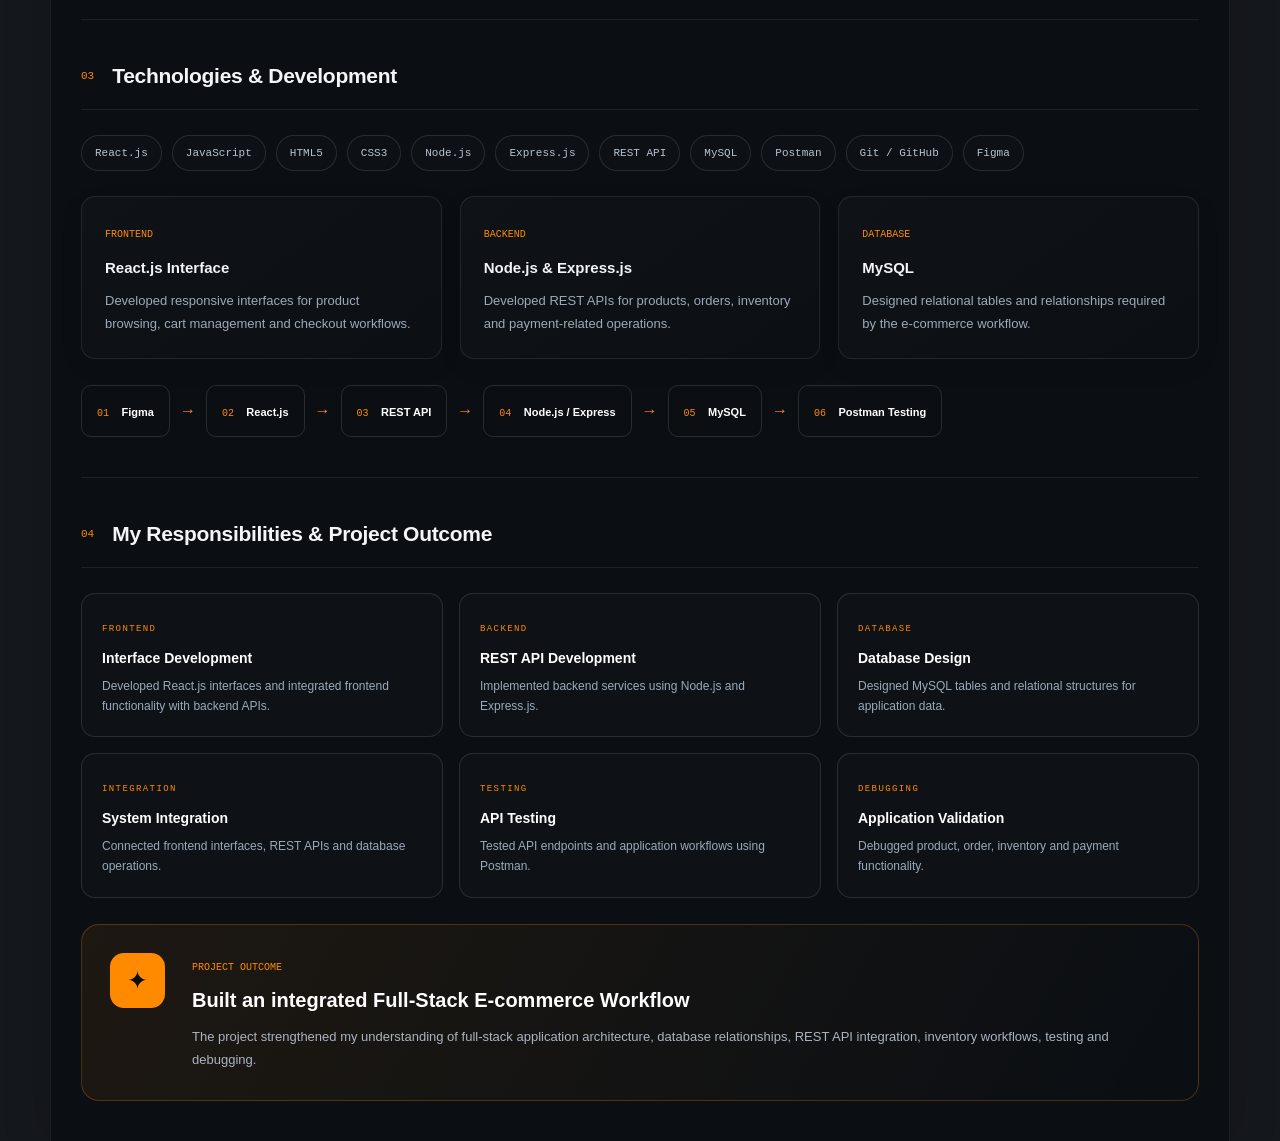
<file: tomatose-project.html>
<!DOCTYPE html>
<html lang="en">

<head>

    <meta charset="UTF-8">

    <meta name="viewport"
          content="width=device-width, initial-scale=1.0">

    <title>
        Tomatose – Full-Stack E-commerce Web Application
    </title>

    <link rel="stylesheet" href="style.css">

</head>


<body class="project-page">


    <!-- =========================================
         TOP BAR
    ========================================== -->

   <header class="project-page-header">

    <div class="project-page-header-inner">

        <a href="index.html#projects" class="back-resume-btn">
            ← Back to Resume
        </a>

        <div class="project-page-actions">
            <button id="themeBtn">☀️</button>
        </div>

    </div>

</header>



    <main class="project-page-container">


        <!-- =========================================
             HERO
        ========================================== -->

        <section class="project-hero">


            <div class="project-badges">

                <span class="project-main-badge">
                    FULL-STACK WEB APPLICATION
                </span>

                <span class="project-outline-badge">
                    REACT.JS
                </span>

                <span class="project-outline-badge">
                    NODE.JS
                </span>

                <span class="project-outline-badge">
                    MYSQL
                </span>

            </div>


            <h1>
                Tomatose
                <br>
                Full-Stack E-commerce
            </h1>


            <p class="project-hero-description">

                A full-stack e-commerce web application
                designed for selling Squishy products online,
                providing a complete shopping workflow from
                product discovery and cart management to
                order creation and payment submission.

            </p>



            <!-- QUICK INFO -->

            <div class="project-info-grid">


                <div class="project-info-item">

                    <span>
                        PROJECT TYPE
                    </span>

                    <strong>
                        Full-Stack Web App
                    </strong>

                </div>


                <div class="project-info-item">

                    <span>
                        KEY FEATURES
                    </span>

                    <strong>
                        Auth · Cart · Orders · Payment
                    </strong>

                </div>


                <div class="project-info-item">

                    <span>
                        DATABASE
                    </span>

                    <strong>
                        MySQL
                    </strong>

                </div>


                <div class="project-info-item">

                    <span>
                        PROJECT YEAR
                    </span>

                    <strong>
                        2026
                    </strong>

                </div>


            </div>



            <div class="project-hero-buttons">

                <a href="#overview"
                   class="primary-project-btn">

                    View Project

                </a>


                <a href="index.html#projects"
                   class="secondary-project-btn">

                    Back to Portfolio

                </a>

            </div>


        </section>



        <!-- =================================================
     01 PROJECT OVERVIEW
================================================= -->

<!-- =================================================
     01 PROJECT OVERVIEW
================================================= -->

<section id="overview" class="project-detail-section">

    <div class="project-section-title">
        <span>01</span>
        <h2>Project Overview</h2>
    </div>

    <p class="project-section-intro">
        Tomatose is a full-stack e-commerce web application
        developed for selling Squishy products online.
        The project connects customer-facing interfaces,
        backend services and a relational database into
        a complete shopping workflow.
    </p>

    <p class="project-section-intro">
        Users can browse and search products, filter items by
        brand or product type, manage shopping-cart quantities,
        create orders and submit payment information.
        The system also validates available stock before
        order creation and automatically updates inventory.
    </p>


    <div class="project-three-grid">

        <article class="project-feature-box">
            <span class="box-number">01</span>

            <h3>Customer Experience</h3>

            <p>
                Product browsing, search, filtering,
                shopping cart and checkout workflows
                designed for a clear purchasing experience.
            </p>
        </article>


        <article class="project-feature-box">
            <span class="box-number">02</span>

            <h3>Order Workflow</h3>

            <p>
                Supports order creation, order history,
                detailed order information and
                payment submission.
            </p>
        </article>


        <article class="project-feature-box">
            <span class="box-number">03</span>

            <h3>Inventory Control</h3>

            <p>
                Validates available stock before creating
                an order and automatically updates
                inventory records.
            </p>
        </article>

    </div>

</section>



<!-- =================================================
     02 CORE FEATURES & SYSTEM ARCHITECTURE
================================================= -->

<section class="project-detail-section">

    <div class="project-section-title">
        <span>02</span>
        <h2>Core Features & System Architecture</h2>
    </div>

    <p class="project-section-intro">
        The application follows a client-server architecture
        where the React.js frontend communicates with RESTful
        APIs developed using Node.js and Express.js.
        Backend services handle product, order, payment and
        inventory operations while MySQL stores relational data.
    </p>


    <div class="tomatose-feature-grid">

        <div class="tomatose-feature-item">
            <span>01</span>

            <div>
                <h3>Product & Search</h3>

                <p>
                    Product listing, keyword search,
                    brand filtering and product-type filtering.
                </p>
            </div>
        </div>


        <div class="tomatose-feature-item">
            <span>02</span>

            <div>
                <h3>Shopping Cart</h3>

                <p>
                    Add or remove products and manage
                    quantities before checkout.
                </p>
            </div>
        </div>


        <div class="tomatose-feature-item">
            <span>03</span>

            <div>
                <h3>Stock Validation</h3>

                <p>
                    Checks product availability before
                    order creation and updates stock.
                </p>
            </div>
        </div>


        <div class="tomatose-feature-item">
            <span>04</span>

            <div>
                <h3>Order Management</h3>

                <p>
                    Creates orders and provides order
                    history and detailed information.
                </p>
            </div>
        </div>


        <div class="tomatose-feature-item">
            <span>05</span>

            <div>
                <h3>Payment Workflow</h3>

                <p>
                    Associates customer payment
                    information with order records.
                </p>
            </div>
        </div>


        <div class="tomatose-feature-item">
            <span>06</span>

            <div>
                <h3>Database Structure</h3>

                <p>
                    Relational data for Users, Brands,
                    Products, Orders, Order Items and Payments.
                </p>
            </div>
        </div>

    </div>

</section>



<!-- =================================================
     03 TECHNOLOGIES & DEVELOPMENT
================================================= -->

<section class="project-detail-section">

    <div class="project-section-title">
        <span>03</span>
        <h2>Technologies & Development</h2>
    </div>


    <div class="project-tag-grid">
        <span>React.js</span>
        <span>JavaScript</span>
        <span>HTML5</span>
        <span>CSS3</span>
        <span>Node.js</span>
        <span>Express.js</span>
        <span>REST API</span>
        <span>MySQL</span>
        <span>Postman</span>
        <span>Git / GitHub</span>
        <span>Figma</span>
    </div>


    <div class="method-grid">

        <div class="method-card">
            <span>FRONTEND</span>

            <h3>React.js Interface</h3>

            <p>
                Developed responsive interfaces for
                product browsing, cart management
                and checkout workflows.
            </p>
        </div>


        <div class="method-card">
            <span>BACKEND</span>

            <h3>Node.js & Express.js</h3>

            <p>
                Developed REST APIs for products,
                orders, inventory and payment-related
                operations.
            </p>
        </div>


        <div class="method-card highlight-card">
            <span>DATABASE</span>

            <h3>MySQL</h3>

            <p>
                Designed relational tables and
                relationships required by the
                e-commerce workflow.
            </p>
        </div>

    </div>


    <div class="project-process">

        <div>
            <span>01</span>
            <strong>Figma</strong>
        </div>

        <b>→</b>

        <div>
            <span>02</span>
            <strong>React.js</strong>
        </div>

        <b>→</b>

        <div>
            <span>03</span>
            <strong>REST API</strong>
        </div>

        <b>→</b>

        <div>
            <span>04</span>
            <strong>Node.js / Express</strong>
        </div>

        <b>→</b>

        <div>
            <span>05</span>
            <strong>MySQL</strong>
        </div>

        <b>→</b>

        <div>
            <span>06</span>
            <strong>Postman Testing</strong>
        </div>

    </div>

</section>



<!-- =================================================
     04 RESPONSIBILITIES & PROJECT OUTCOME
================================================= -->

<section class="project-detail-section">

    <div class="project-section-title">
        <span>04</span>
        <h2>My Responsibilities & Project Outcome</h2>
    </div>


    <div class="responsibility-grid">

        <div class="responsibility-card">
            <span>FRONTEND</span>

            <h3>Interface Development</h3>

            <p>
                Developed React.js interfaces and
                integrated frontend functionality
                with backend APIs.
            </p>
        </div>


        <div class="responsibility-card">
            <span>BACKEND</span>

            <h3>REST API Development</h3>

            <p>
                Implemented backend services using
                Node.js and Express.js.
            </p>
        </div>


        <div class="responsibility-card">
            <span>DATABASE</span>

            <h3>Database Design</h3>

            <p>
                Designed MySQL tables and relational
                structures for application data.
            </p>
        </div>


        <div class="responsibility-card">
            <span>INTEGRATION</span>

            <h3>System Integration</h3>

            <p>
                Connected frontend interfaces,
                REST APIs and database operations.
            </p>
        </div>


        <div class="responsibility-card">
            <span>TESTING</span>

            <h3>API Testing</h3>

            <p>
                Tested API endpoints and application
                workflows using Postman.
            </p>
        </div>


        <div class="responsibility-card">
            <span>DEBUGGING</span>

            <h3>Application Validation</h3>

            <p>
                Debugged product, order, inventory
                and payment functionality.
            </p>
        </div>

    </div>


    <div class="project-outcome-box">

        <div class="project-outcome-symbol">✦</div>

        <div>
            <span>PROJECT OUTCOME</span>

            <h3>
                Built an integrated Full-Stack
                E-commerce Workflow
            </h3>

            <p>
                The project strengthened my understanding
                of full-stack application architecture,
                database relationships, REST API integration,
                inventory workflows, testing and debugging.
            </p>
        </div>

    </div>

</section>


    <script src="script.js"></script>


</body>

</html>
</file>
<file: style.css>
* {
    margin: 0;
    padding: 0;
    box-sizing: border-box;
}

html {
    scroll-behavior: smooth;
}

body {
    font-family: 'Inter', sans-serif;
    background: #070b12;
    color: #f8fafc;
    min-height: 100vh;
    line-height: 1.5;
}
body {

    padding-top: 80px;

}

/* ===== NAVBAR ===== */

.navbar {

    position: fixed;

    top: 0;
    left: 0;

    width: 100%;

    height: 70px;

    display: flex;

    align-items: center;

    background: rgba(10, 14, 20, 0.85);

    backdrop-filter: blur(14px);

    -webkit-backdrop-filter: blur(14px);

    border-bottom: 1px solid rgba(255,255,255,0.12);

    z-index: 1000;

}


/* ===== LOGO ===== */

.navbar .logo {
    width: 42px;
    height: 34px;

    flex-shrink: 0;

    display: flex;
    align-items: center;
    justify-content: center;

    background: #f1f2f4;
    color: #18202b;

    border-radius: 9px;

    font-size: 17px;
    font-weight: 700;
}


/* ===== MENU ===== */

.navbar nav {
    display: flex;
    align-items: center;

    flex: 1;
    min-width: 0;

    margin-left: 16px;
    gap: 2px;

    white-space: nowrap;
    overflow-x: auto;
}
.navbar nav::-webkit-scrollbar {
    display: none;
}


/* ทุกเมนู */

.navbar nav a {
    height: 38px;

    display: flex;
    align-items: center;

    padding: 0 11px;

    box-sizing: border-box;

    border: 1px solid transparent;
    border-radius: 9px;

    color: #b8b8b8;

    font-size: 14px;
    font-weight: 500;

    text-decoration: none;
    white-space: nowrap;

    transition:
        transform 0.2s ease,
        color 0.2s ease,
        border-color 0.2s ease,
        background-color 0.2s ease;
}


/* ตัวเลข */

.navbar nav a span {
    margin-right: 8px;

    color: #777b82;

    font-size: 10px;
    font-weight: 500;

    transition: color 0.2s ease;
}


/* ===== HOVER ===== */

.navbar nav a:hover {
    transform: translateY(-3px);

    color: #ffffff;
}

.navbar nav a:hover span {
    color: #ff9f00;
}


/* ===== ACTIVE ===== */

.navbar nav a.active {
    background: #171a20;
    border-color: #ff9f00;
    color: #ffffff;
}

.navbar nav a.active span {
    color: #ff9f00;
}


/* ===== RIGHT BUTTONS ===== */

.navbar .actions {
    margin-left: auto;

    display: flex;
    align-items: center;

    gap: 8px;
}


.navbar .actions button {
    width: 44px;
    height: 38px;

    display: flex;
    align-items: center;
    justify-content: center;

    padding: 0;

    background: transparent;

    color: #d7d7d7;

    border: 1px solid #30343b;
    border-radius: 9px;

    font-size: 13px;
    font-weight: 600;

    cursor: pointer;

    transition:
        transform 0.2s ease,
        border-color 0.2s ease,
        color 0.2s ease;
}


.navbar .actions button:hover {
    transform: translateY(-3px);

    border-color: #ff9f00;
    color: #ffffff;
}

/* ===== HERO ===== */
.hero-section {
    max-width: 1280px;
    margin: 0 auto;
    padding: 90px 32px 28px;
    position: relative;
}
.hero-section {

    padding-top: 80px;

}

.hero-section::before {
    content: "";
    position: absolute;
    left: 0;
    top: 50px;
    width: 420px;
    height: 420px;
    background: radial-gradient(circle, rgba(245, 158, 11, 0.12), transparent 70%);
    filter: blur(10px);
    pointer-events: none;
}

.profile-box {
    width: 130px;
    height: 130px;
    margin-top: -6px;
}

.profile-box {
    width: 92px;
    height: 92px;
    display: flex;
    align-items: flex-start;
    justify-content: center;
    margin-top: -70px;
}

.hero-grid {
    display: grid;
    grid-template-columns: 90px 1fr;
    gap: 22px;
    align-items: start;
}

.hero-content h1 {
    font-size: 64px;
    line-height: 1.05;
    font-weight: 700;
    letter-spacing: -1px;
    margin-bottom: 8px;
}

.hero-content h2 {
    font-size: 21px;
    color: #cbd5e1;
    font-weight: 500;
    margin-bottom: 22px;
}

.contact-row {
    display: flex;
    flex-wrap: wrap;
    gap: 28px;
    color: #cbd5e1;
    font-size: 14px;
    margin-bottom: 28px;
}

.hero-buttons {
    display: flex;
    flex-wrap: wrap;
    gap: 12px;
}

.btn {
    text-decoration: none;
    height: 48px;
    display: inline-flex;
    align-items: center;
    justify-content: center;
    padding: 0 24px;
    border-radius: 12px;
    font-size: 16px;
    font-weight: 600;
    transition: transform 0.22s ease, box-shadow 0.22s ease, background 0.22s ease, border-color 0.22s ease;
}
.btn:hover {
    transform: translateY(-4px) scale(1.04);
}

.btn-primary:hover {
    transform: translateY(-4px) scale(1.04);
    box-shadow: 0 10px 25px rgba(255, 138, 0, 0.35);
}

.btn-outline:hover {
    transform: translateY(-4px) scale(1.04);
    box-shadow: 0 10px 20px rgba(255, 255, 255, 0.08);
}
.btn-small:hover {
    transform: translateY(-4px) scale(1.08);
    box-shadow: 0 10px 20px rgba(255, 138, 0, 0.18);
}
.btn {
    transition: transform 0.25s cubic-bezier(0.2, 0.8, 0.2, 1),
                box-shadow 0.25s ease,
                background 0.25s ease,
                border-color 0.25s ease;
}
.btn-primary {
    background: #f59e0b;
    color: #0f172a;
    min-width: 145px;
}

.btn-primary:hover {
    background: #fbbf24;
}

.btn-outline {
    border: 1px solid rgba(255,255,255,0.18);
    color: #ffffff;
    min-width: 118px;
}

.btn-outline:hover {
    background: rgba(255,255,255,0.04);
}

.btn-small {
    width: 48px;
    padding: 0;
    border: 1px solid rgba(255,255,255,0.18);
    color: #ffffff;
}

.btn-small:hover {
    background: rgba(255,255,255,0.04);
}

/* ===== INFO CARD ===== */
.info-card {
    max-width: 1280px;
    margin: 26px auto 70px;
    padding: 26px 28px;
    border-radius: 20px;
    border: 1px solid rgba(255,255,255,0.08);
    background:
        linear-gradient(180deg, rgba(255,255,255,0.02), rgba(255,255,255,0.01)),
        rgba(15, 23, 42, 0.45);
    box-shadow: 0 12px 30px rgba(0,0,0,0.18);
}
.info-item {

    display: grid;

    grid-template-columns: 180px 1fr;

    gap: 20px;

    padding: 18px 0;

    border-bottom: 1px dashed rgba(255,255,255,0.08);

    align-items: center;

}
.info-item:last-child {
    border-bottom: none;
}

.info-label {
    color: #7c8798;
    font-size: 12px;
    letter-spacing: 2px;
}

.info-value {
    color: #f8fafc;
    font-size: 15px;
    font-weight: 600;
}

.info-value.right {

    text-align: right;

}

.focus-item {

    grid-template-columns: 180px 1fr;

}

.focus-tags {
    display: flex;
    flex-wrap: wrap;
    gap: 10px;
}

.focus-tags span {
    padding: 8px 12px;
    border-radius: 999px;
    background: rgba(255,255,255,0.05);
    color: #cbd5e1;
    font-size: 13px;
    border: 1px solid rgba(255,255,255,0.06);
}

/* ===== CONTENT SECTION PLACEHOLDER ===== */
section[id="skills"],
section[id="education"],
section[id="projects"],
section[id="languages"],
section[id="contact"] {
    max-width: 1280px;
    margin: 0 auto;
    padding: 48px 32px;
}

section[id="skills"] h2,
section[id="education"] h2,
section[id="projects"] h2,
section[id="languages"] h2,
section[id="contact"] h2 {
    font-size: 32px;
    margin-bottom: 16px;
}

/* ===== LIGHT MODE ===== */
body.light-mode {
    background: #f8fafc;
    color: #0f172a;
}

body.light-mode .navbar {
    background: rgba(255,255,255,0.95);
    border-bottom: 1px solid rgba(15,23,42,0.08);
}

body.light-mode .navbar nav a {
    color: #475569;
}

body.light-mode .navbar nav a.active,
body.light-mode .navbar nav a:hover {
    background: rgba(15,23,42,0.05);
    color: #0f172a;
}

body.light-mode .actions button {
    color: #0f172a;
    border-color: rgba(15,23,42,0.12);
}

body.light-mode .btn-outline,
body.light-mode .btn-small {
    color: #0f172a;
    border-color: rgba(15,23,42,0.12);
}

body.light-mode .btn-outline:hover,
body.light-mode .btn-small:hover {
    background: rgba(15,23,42,0.04);
}

body.light-mode .info-card {
    background: rgba(255,255,255,0.9);
    border: 1px solid rgba(15,23,42,0.08);
}

body.light-mode .info-label {
    color: #64748b;
}

body.light-mode .focus-tags span {
    background: rgba(15,23,42,0.05);
    color: #334155;
}
/* ===== INFO CARD RESPONSIVE ===== */


/* Tablet */
@media (max-width:1024px) {

    .info-card {
        margin: 24px 20px 60px;
    }


    .info-item {

        grid-template-columns: 140px 1fr;

    }

}



/* Mobile */
@media (max-width:600px) {


    .info-card {

        margin: 20px 15px 50px;

        padding: 20px;

        border-radius: 16px;

    }


    .info-item {

        display:flex;

        flex-direction:column;

        align-items:flex-start;

        gap:10px;

        padding:16px 0;

    }


    .info-label {

        font-size:11px;

    }


    .info-value {

        font-size:14px;

        width:100%;

    }


    .info-value.right {

        text-align:left;

    }


    .focus-item {

        display:flex;

        flex-direction:column;

    }


    .focus-tags {

        width:100%;

        gap:8px;

    }


    .focus-tags span {

        font-size:12px;

        padding:7px 10px;

    }

}
/* ===== DESKTOP NAVBAR ===== */

.navbar nav {

    display:flex;

    align-items:center;

    gap:2px;

}

/* ===== MOUSE ORANGE GLOW ===== */

.mouse-glow {
    position: fixed;

    left: 0;
    top: 0;

    width: 700px;
    height: 700px;

    background: radial-gradient(
        circle,
        rgba(249, 115, 22, 0.12) 0%,
        rgba(249, 115, 22, 0.06) 35%,
        transparent 70%
    );

    border-radius: 50%;

    pointer-events: none;

    transform: translate(-50%, -50%);

    filter: blur(30px);

    z-index: 0;
}
.summary-section {

    max-width:1280px;

    margin:0 auto;

    padding:70px 0;

    border-top:1px solid rgba(255,255,255,0.1);

}


.section-title {
    display:flex;
    align-items:center;
    gap:15px;

    padding-bottom:25px;

    border-bottom:1px solid rgba(255,255,255,0.1);
}


.section-title h2 {
    margin: 0;
    font-size: 32px !important;
    font-weight: 700;
    line-height: 1.2;
}


.section-title > span {
    color:#ff8a00;
    font-size:14px !important;
    font-family:'JetBrains Mono', monospace;
}


.summary-content {
    margin-top: 30px;
    margin-left: 0;

    width: 100%;
    max-width: 100%;

    color: #b8c4d4;
    font-size: 16px;
    line-height: 1.7;
}
/* ===== TECHNOLOGY STACKS ===== */

.tech-section {
    max-width: 1280px;
    margin: 0 auto;
    padding: 20px 32px 70px;
}

.tech-label {
    margin-left: 0 !important;
    padding-left: 0 !important;
}


.tech-grid {
    display: grid;

    grid-template-columns: repeat(2, minmax(0, 1fr));

    gap: 24px;

    width: 100%;

    margin-left: 0 !important;
    padding-left: 0 !important;
}


/* Card */
.tech-card {
    min-height: 460px;

    padding: 30px 32px;

    border: 1px solid rgba(255, 255, 255, 0.13);
    border-radius: 18px;

    background: rgba(10, 14, 20, 0.72);

    transition:
        transform 0.3s ease,
        border-color 0.3s ease,
        box-shadow 0.3s ease,
        background 0.3s ease;
}


/* Hover */
.tech-card:hover {
    transform: translateY(-6px);

    border-color: rgba(255, 138, 0, 0.55);

    box-shadow:
        0 15px 40px rgba(0, 0, 0, 0.25),
        0 0 35px rgba(255, 138, 0, 0.08);

    background: rgba(15, 18, 24, 0.88);
}


/* Card Title */
.tech-card h3 {
    font-size: 18px;
    color: #ffffff;
    margin-bottom: 20px;
}


/* Line */
.tech-line {
    width: 100%;
    height: 1px;

    background: rgba(255, 255, 255, 0.13);

    margin-bottom: 26px;
}


/* Orange Subtitle */
.tech-detail h4 {
    font-family: 'JetBrains Mono', monospace;

    color: #ff8a00;

    font-size: 12px;
    letter-spacing: 1px;

    margin-top: 22px;
    margin-bottom: 7px;
}


/* Description */
.tech-detail p {
    color: #b9c5d4;

    font-size: 15px;

    line-height: 1.55;

    margin: 0;
}


/* Responsive */
@media(max-width:768px){

    .tech-grid{
        grid-template-columns:1fr;
    }

}
/* ===== SKILLS SECTION ===== */
.skills-section {
    max-width: 1280px;
    margin: 0 auto;
    padding: 60px 32px 80px;
}

.skills-section .section-title {
    display: flex;
    align-items: center;
    gap: 16px;
    padding-bottom: 26px;
    border-bottom: 1px solid rgba(255,255,255,0.08);
}

.skills-section .section-title span {
    color: #ff8a00;
    font-size: 14px;
    font-family: 'JetBrains Mono', monospace;
    font-weight: 700;
}

.skills-section .section-title h2 {
    font-size: 42px;
    font-weight: 700;
    margin: 0;
}

/* Top grid */
.skills-grid {
    display: grid;
    grid-template-columns: repeat(3, 1fr);
    gap: 48px;
    margin-top: 34px;
}

.skill-group h3 {
    color: #748092;
    font-size: 13px;
    letter-spacing: 2px;
    font-family: 'JetBrains Mono', monospace;
    margin-bottom: 18px;
}

.skill-tags {
    display: flex;
    flex-wrap: wrap;
    gap: 12px;
}

.skill-tags span {
    padding: 10px 18px;
    border-radius: 999px;
    border: 1px solid rgba(255,255,255,0.12);
    background: rgba(255,255,255,0.02);
    color: #f8fafc;
    font-size: 14px;
    transition: 0.25s ease;
}

.skill-tags span:hover {

    background: #ff8a00;

    color: #111827;

    border-color: #ff8a00;

    transform: translateY(-3px);

    box-shadow:
    0 0 20px rgba(255,138,0,0.35);

}

/* Divider */
.skills-divider {

    margin: 35px 0 25px;

    border-top: 1px dashed rgba(255,255,255,0.08);

}

/* ===== TECHNOLOGY STACKS ===== */

.technology-title {

    margin-bottom: 24px;

    color: #7c8798;

    font-size: 12px;

    letter-spacing: 2px;

    font-family: 'JetBrains Mono', monospace;

}

.tech-grid {

    display:grid;

    grid-template-columns:repeat(3,1fr);

    gap:20px;

}

.tech-card {

    padding: 22px;

    min-height: 0;

    height: auto;

    border-radius: 16px;

    border: 1px solid rgba(255,255,255,0.10);

    background: rgba(255,255,255,0.02);

}
.tech-card h3 {
    font-size: 16px;
    margin-bottom: 16px;
}

.tech-line {
    height: 1px;
    background: rgba(255,255,255,0.10);
    margin-bottom: 18px;
}

.tech-card h4 {
    color: #ff8a00;
    font-size: 11px;
    letter-spacing: 1px;
    font-family: 'JetBrains Mono', monospace;

    margin-top: 16px;
    margin-bottom: 6px;
}

.tech-card p {

    font-size:14px;

    line-height:1.6;

    color:#cbd5e1;

}

/* Responsive */
@media (max-width: 950px) {
    .skills-grid,
    .tech-grid {
        grid-template-columns: 1fr;
    }

    .tech-card {
        min-height: auto;
    }
}
/* ===== EDUCATION ===== */

.education-section {

    max-width: 1280px;

    margin: 0 auto;

    padding: 60px 32px;

}



.education-card {

    width: 100%;
    max-width: 100%;

    margin: 30px auto 0;

    display: flex;

    align-items: flex-start;

    gap: 28px;

    padding: 28px;

    border-radius: 18px;

    border: 1px solid rgba(255,255,255,0.12);

    background: rgba(255,255,255,0.02);

    transition:
        transform .3s ease,
        border-color .3s ease,
        box-shadow .3s ease;

}


/* Hover */

.education-card:hover {

    transform: translateY(-8px);

    border-color: #ff8a00;

    box-shadow:
        0 15px 40px rgba(255,138,0,0.15);

}


.education-logo {

    width:70px;
    height:70px;

    flex-shrink:0;

    display:flex;
    align-items:center;
    justify-content:center;

    border-radius:10px;

    border:1px solid rgba(255,255,255,0.15);

}


.education-logo img {

    width:55px;
    height:55px;

    object-fit:contain;

}


.education-content {

    flex:1;

}


.education-content h3 {

    font-size:22px;

    margin:0 0 8px 0;

}


.education-content h4 {

    color:#ff8a00;

    font-size:16px;

    margin-bottom:12px;

}



.year {

    display:inline-block;

    padding:6px 14px;

    border-radius:20px;

    border:
    1px solid rgba(255,255,255,0.15);

    color:#cbd5e1;

    font-size:13px;

}



.education-content h5 {

    margin-top:18px;

    font-size:16px;

}



.short-name {

    color:#94a3b8;

}



.education-line {

    margin:25px 0;

    border-top:
    1px dashed rgba(255,255,255,0.12);

}


.education-info b {

    color:#ffffff;

}
/* ===== PROJECTS ===== */

.projects-section {

    max-width:1280px;

    margin:auto;

    padding:70px 32px;

}



.project-grid {

    display:grid;

    grid-template-columns:1.5fr 1fr;

    gap:22px;

    margin-top:30px;

}



.project-card {

    padding:26px;

    border-radius:18px;

    border:
    1px solid rgba(255,255,255,0.12);

    background:
    rgba(255,255,255,0.02);

    transition:.3s;

}



.project-card:hover {

    transform:translateY(-6px);

    border-color:#ff8a00;

    box-shadow:
    0 0 35px rgba(255,138,0,0.12);

}



.project-header {

    display:flex;

    justify-content:space-between;

}



.project-tag {

    padding:6px 16px;

    border-radius:20px;

    color:#ff8a00;

    border:
    1px solid #ff8a00;

    font-size:12px;

}



.project-card h3 {

    margin-top:18px;

    font-size:20px;

}



.project-stack {

    margin-top:18px;

    color:#9caec3;

    font-family:'JetBrains Mono', monospace;

    font-size:13px;

}



.project-line {

    border-top:
    1px solid rgba(255,255,255,0.1);

    margin:22px 0;

}



.project-card h4 {

    color:white;

}



.project-card ul {

    padding-left:20px;

}



.project-card li {

    margin-bottom:12px;

    color:#cbd5e1;

    line-height:1.5;

}



.project-card li::marker {

    color:#ff8a00;

}



.project-card button {

    margin-top:20px;

    float:right;

    background:#ff8a00;

    border:none;

    padding:12px 20px;

    border-radius:10px;

    cursor:pointer;

}



.project-card button:hover {

    transform:translateY(-3px);

}



@media(max-width:900px){

    .project-grid{

        grid-template-columns:1fr;

    }

}
/* ===== LANGUAGES ===== */

.languages-section {
    max-width: 420px;
    margin: 0 auto;
    padding: 60px 32px 80px;
}

.languages-section .section-title {
    display: flex;
    align-items: center;
    gap: 16px;
    padding-bottom: 25px;
    border-bottom: 1px solid rgba(255,255,255,0.10);
}

.languages-section .section-title span {
    color: #ff8a00;
    font-family: 'JetBrains Mono', monospace;
    font-size: 14px;
    font-weight: 700;
}

.languages-section .section-title h2 {
    font-size: 36px;
    margin: 0;
}

.language-list {
    max-width: 420px;
    margin-top: 32px;
}

.language-item {
    margin-bottom: 30px;
}

.language-head {
    display: flex;
    justify-content: space-between;
    align-items: center;
    margin-bottom: 10px;
    font-size: 15px;
    font-weight: 600;
}

.language-percent {
    color: #ff8a00;
    font-family: 'JetBrains Mono', monospace;
    font-size: 13px;
}

.language-bar {
    width: 100%;
    height: 6px;
    background: rgba(255,255,255,0.14);
    border-radius: 999px;
    overflow: hidden;
}

.language-progress {
    height: 100%;
    background: #ff8a00;
    border-radius: 999px;
}

.language-progress.thai {
    width: 100%;
}

.language-progress.english {
    width: 50%;
}
/* ===== FOOTER ===== */

.footer {

    max-width:1280px;

    margin:0 auto;

    padding:35px 32px 45px;

}


.footer-line {

    border-top:
    1px solid rgba(255,255,255,0.12);

    margin-bottom:28px;

}


.footer-content {

    display:flex;

    justify-content:space-between;

    align-items:center;

}


.footer-content p {

    color:#64748b;

    font-size:12px;

    font-family:'JetBrains Mono', monospace;

    margin:0;

}


.back-top {

    width:40px;

    height:40px;

    display:flex;

    align-items:center;

    justify-content:center;

    border-radius:10px;

    border:
    1px solid rgba(255,255,255,0.15);

    color:#ffffff;

    text-decoration:none;

    transition:.25s;

}


.back-top:hover {

    background:#ff8a00;

    color:#111827;

    border-color:#ff8a00;

    transform:translateY(-4px);

}
/* ===== MOBILE ===== */

@media (max-width: 600px) {


    body {
        padding-top: 70px;
    }


    /* Navbar */

   .navbar {

    height:70px;

    padding:0 12px;

    display:flex;

    align-items:center;

    flex-wrap:nowrap;

}
@media(max-width:600px){

    .hero-grid{

        grid-template-columns:1fr;

    }


    .info-card{

        width:auto;

    }

}


    .logo {

        width:38px;

        height:32px;

        font-size:15px;

    }


   .navbar nav {

    display:flex;

    flex:1;

    overflow-x:auto;

    white-space:nowrap;

    gap:2px;

}


    .actions button {

        width:38px;

        height:34px;

    }



    /* Hero */

    .hero-section {

        padding:50px 20px 30px;

    }


    .hero-grid {

        display:flex;

        flex-direction:column;

        align-items:flex-start;

        gap:18px;

    }


    .profile-box {

        width:90px;

        height:90px;

        margin-top:0;

    }


    .profile-box img {

        width:90px;

        height:90px;

    }


    .hero-content h1 {

        font-size:38px;

        line-height:1.1;

    }


    .hero-content h2 {

        font-size:18px;

    }


    .contact-row {

        flex-direction:column;

        gap:10px;

    }



    /* Buttons */

    .hero-buttons {

        width:100%;

    }


    .btn {

        width:100%;

    }



    /* Info Card */

    .info-card {

        margin:20px;

        padding:20px;

    }


    .info-item {

        grid-template-columns:1fr;

        gap:8px;

    }


    .info-value.right {

        text-align:left;

    }



    /* Skills */

    .skills-grid,

    .tech-grid {

        grid-template-columns:1fr;

    }


    .skills-section,

    .education-section,

    .projects-section,

    .languages-section {

        padding:40px 20px;

    }



    /* Education */

    .education-card {

        flex-direction:column;

    }



    /* Projects */

    .project-grid {

        grid-template-columns:1fr;

    }



}
.navbar nav::-webkit-scrollbar {

    display:none;

}


.navbar nav a {

    flex-shrink:0;

    font-size:11px;

    padding:0 8px;

}


.navbar .actions {

    display:flex;

    flex-shrink:0;

}

/* ===== TABLET ===== */

@media (min-width:601px) and (max-width:1024px) {


    .navbar nav a {

        font-size:12px;

        padding:0 7px;

    }


    .hero-content h1 {

        font-size:52px;

    }


    .skills-grid {

        grid-template-columns:repeat(2,1fr);

    }


    .tech-grid {

        grid-template-columns:repeat(2,1fr);

    }


    .project-grid {

        grid-template-columns:1fr;

    }


}
@media (min-width:1200px){

    .navbar {

        padding:0 40px;

    }


    .hero-section,
    .skills-section,
    .education-section,
    .projects-section {

        max-width:1280px;

    }

}
.navbar nav {
    display:flex;
}

  /* =====================================================
   FINAL RESPONSIVE SYSTEM
   วางไว้ท้ายสุดของ style.css
===================================================== */

html {
    scroll-behavior: smooth;
    overflow-x: hidden;
}

body {
    width: 100%;
    max-width: 100%;
    overflow-x: hidden;
}

/* เวลากด Navbar จะไม่ให้หัวข้อถูกแถบบนบัง */
section[id] {
    scroll-margin-top: 90px;
}

/* ทุก Section ไม่เกินความกว้างหน้าจอ */
.hero-section,
.info-card,
.summary-section,
.skills-section,
.education-section,
.projects-section,
.languages-section,
.footer {
    width: min(calc(100% - 40px), 1280px);
    max-width: 1280px;
    margin-left: auto;
    margin-right: auto;
}

/* ================= NAVBAR ================= */

.navbar {
    width: 100%;
    height: 70px;

    padding: 0 clamp(10px, 2vw, 30px);

    display: flex;
    align-items: center;
    flex-wrap: nowrap;

    gap: 12px;

    position: fixed;
    top: 0;
    left: 0;

    background: rgba(7, 11, 18, 0.90);
    backdrop-filter: blur(14px);
    -webkit-backdrop-filter: blur(14px);

    border-bottom: 1px solid rgba(255,255,255,0.08);

    z-index: 9999;
}

.navbar .logo {
    flex: 0 0 auto;
}

.navbar nav {
    display: flex;
    align-items: center;

    flex: 1;
    min-width: 0;

    gap: 3px;

    overflow-x: auto;
    overflow-y: hidden;

    white-space: nowrap;

    scrollbar-width: none;
}

.navbar nav::-webkit-scrollbar {
    display: none;
}

.navbar nav a {
    flex: 0 0 auto;

    font-size: clamp(11px, 1.1vw, 14px);

    padding-left: clamp(7px, 1vw, 12px);
    padding-right: clamp(7px, 1vw, 12px);
}

.navbar .actions {
    flex: 0 0 auto;
    margin-left: auto;
}

/* ================= HERO ================= */

.hero-section {
    padding-top: clamp(50px, 8vw, 90px);
    padding-bottom: 30px;
}

.hero-grid {
    display: grid;
    grid-template-columns: auto minmax(0, 1fr);

    align-items: start;

    gap: clamp(18px, 3vw, 32px);
}

.profile-box {
    width: clamp(90px, 10vw, 130px);
    height: clamp(90px, 10vw, 130px);

    margin: 0;
}

.profile-box img {
    width: 100%;
    height: 100%;

    max-width: none !important;
    max-height: none !important;

    object-fit: cover;

    border-radius: 18px;
}

.hero-content {
    min-width: 0;
}

.hero-content h1 {
    font-size: clamp(34px, 5vw, 64px);

    line-height: 1.05;

    overflow-wrap: anywhere;
}

.hero-content h2 {
    font-size: clamp(16px, 2vw, 21px);
}

.contact-row {
    display: flex;
    flex-wrap: wrap;

    gap: 12px 24px;
}

.hero-buttons {
    display: flex;
    flex-wrap: wrap;

    gap: 10px;
}

/* ================= INFO CARD ================= */

.info-card {
    padding: clamp(18px, 3vw, 28px);

    margin-top: 20px;
    margin-bottom: clamp(45px, 7vw, 70px);
}

.info-item,
.focus-item {
    display: grid;

    grid-template-columns: minmax(120px, 180px) minmax(0, 1fr);

    gap: 20px;

    align-items: center;
}

.info-value.right {
    text-align: right;
}

.focus-tags {
    min-width: 0;

    display: flex;
    flex-wrap: wrap;

    gap: 8px;
}

/* ================= SUMMARY ================= */

.summary-section {
    padding: clamp(45px, 7vw, 70px) 0;
}

.summary-content {
    width: 100%;
    max-width: 900px;

    font-size: clamp(15px, 1.6vw, 18px);

    line-height: 1.8;
}

.section-title h2 {
    font-size: clamp(28px, 3vw, 42px);
}

/* ================= SKILLS ================= */

.skills-section {
    padding: clamp(45px, 7vw, 70px) 0;
}

.skills-grid {
    display: grid;

    grid-template-columns:
        repeat(3, minmax(0, 1fr));

    gap: clamp(25px, 4vw, 48px);
}

.skill-group {
    min-width: 0;
}

.skill-tags {
    display: flex;
    flex-wrap: wrap;

    gap: 9px;
}

.skill-tags span {
    max-width: 100%;
}

/* ================= TECHNOLOGY CARDS ================= */

.tech-grid {
    display: grid;

    grid-template-columns:
        repeat(3, minmax(0, 1fr));

    gap: 18px;
}

.tech-card {
    min-width: 0;
    min-height: auto;
}

.tech-card p {
    overflow-wrap: anywhere;
}

/* ================= EDUCATION ================= */

.education-section {
    padding: clamp(45px, 7vw, 70px) 0;
}

.education-card {
    width: 100%;

    display: flex;

    gap: 25px;
}

.education-content {
    min-width: 0;
}

.education-content h3,
.education-content h4,
.education-content h5,
.education-content p {
    overflow-wrap: anywhere;
}

/* ================= PROJECTS ================= */

.projects-section {
    padding: clamp(45px, 7vw, 70px) 0;
}

.project-grid {
    display: grid;

    grid-template-columns:
        repeat(2, minmax(0, 1fr));

    gap: 22px;
}

.project-card {
    min-width: 0;
}

.project-card h3,
.project-stack,
.project-card li {
    overflow-wrap: anywhere;
}

/* ================= LANGUAGES ================= */

.languages-section {
    padding: clamp(45px, 7vw, 70px) 0;

    max-width: 1280px;
}

.language-list {
    width: 100%;
    max-width: 520px;
}

/* ================= FOOTER ================= */

.footer {
    padding: 35px 0 45px;
}

.footer-content {
    gap: 20px;
}

/* =====================================================
   TABLET / IPAD
===================================================== */

@media (max-width: 1024px) {

    .hero-grid {
        grid-template-columns: 110px minmax(0, 1fr);
    }

    .skills-grid {
        grid-template-columns:
            repeat(2, minmax(0, 1fr));
    }

    .tech-grid {
        grid-template-columns:
            repeat(2, minmax(0, 1fr));
    }

    .project-grid {
        grid-template-columns: 1fr;
    }

    .education-card {
        padding: 24px;
    }
}

/* =====================================================
   MOBILE
===================================================== */

@media (max-width: 600px) {

    body {
        padding-top: 70px;
    }

    .hero-section,
    .info-card,
    .summary-section,
    .skills-section,
    .education-section,
    .projects-section,
    .languages-section,
    .footer {
        width: calc(100% - 30px);
    }


    /* NAVBAR */

    .navbar {
        height: 64px;

        padding: 0 10px;

        gap: 6px;
    }

    .navbar .logo {
        width: 38px;
        height: 34px;

        font-size: 14px;
    }

    .navbar nav {
        gap: 0;
    }

    .navbar nav a {
        height: 36px;

        padding: 0 7px;

        font-size: 11px;
    }

    .navbar nav a span {
        margin-right: 5px;

        font-size: 9px;
    }

    .navbar .actions {
        gap: 5px;
    }

    .navbar .actions button {
        width: 38px;
        height: 36px;

        font-size: 11px;
    }


    /* HERO */

    .hero-section {
        padding-top: 35px;
    }

    .hero-grid {
        display: flex;

        flex-direction: column;

        align-items: flex-start;

        gap: 18px;
    }

    .profile-box {
        width: 95px;
        height: 95px;
    }

    .hero-content {
        width: 100%;
    }

    .hero-content h1 {
        font-size: clamp(32px, 11vw, 46px);
    }

    .contact-row {
        flex-direction: column;

        gap: 8px;

        font-size: 13px;
    }

    .hero-buttons {
        width: 100%;
    }

    .hero-buttons .btn {
        width: 100%;
    }


    /* INFO */

    .info-card {
        padding: 20px;
    }

    .info-item,
    .focus-item {
        display: flex;

        flex-direction: column;

        align-items: flex-start;

        gap: 8px;
    }

    .info-value.right {
        width: 100%;

        text-align: left;
    }


    /* SUMMARY */

    .section-title {
        gap: 10px;
    }

    .summary-content {
        font-size: 15px;
    }


    /* SKILLS */

    .skills-grid,
    .tech-grid {
        grid-template-columns: 1fr;
    }


    /* EDUCATION */

    .education-card {
        flex-direction: column;

        gap: 18px;

        padding: 20px;
    }

    .education-info {
        flex-direction: column;

        gap: 10px;
    }


    /* PROJECTS */

    .project-grid {
        grid-template-columns: 1fr;
    }

    .project-card {
        padding: 20px;
    }


    /* LANGUAGES */

    .language-list {
        max-width: 100%;
    }


    /* FOOTER */

    .footer-content {
        flex-direction: column;

        align-items: flex-start;
    }
}
@media (max-width: 1024px) {
    .skills-grid {
        grid-template-columns: repeat(2, minmax(0, 1fr));
    }

    .tech-grid {
        grid-template-columns: repeat(2, minmax(0, 1fr));
    }
}

@media (max-width: 600px) {
    .summary-section,
    .skills-section {
        padding: 40px 20px;
    }

    .section-title h2 {
        font-size: 26px;
    }

 .summary-content,
.skills-grid {
    margin-left: 32px !important;
    width: calc(100% - 32px);
}

    .skills-grid,
    .tech-grid {
        grid-template-columns: 1fr;
        gap: 22px;
    }

    .tech-card {
        min-height: auto;
        padding: 18px;
    }
}
.skills-section,
.summary-section {

    padding-bottom:50px;

}


.skills-section + .technology-section {

    margin-top:0;

}
section {
    padding-top:70px;
    padding-bottom:70px;
}
/* ===== FIX SECTION TITLE SIZE ===== */

.summary-section .section-title h2,
.skills-section .section-title h2,
.education-section .section-title h2,
.projects-section .section-title h2,
.languages-section .section-title h2 {

    font-size: 32px !important;
    font-weight: 700 !important;
    line-height: 1.2 !important;
    margin: 0 !important;
}
/* FORCE ALL SECTION TITLES SAME SIZE */


.section-title h2 {
    font-size: 32px !important;
    font-weight: 700 !important;
    line-height: 1.2 !important;
    margin: 0 !important;

    white-space: nowrap;
}
.section-title {
    display: flex;
    align-items: center;
    gap: 15px;

    width: 100%;
}

.section-title h2 {
    flex-shrink: 0;
}
@media (max-width: 768px) {

    .section-title h2 {
        font-size: 28px !important;
        white-space: nowrap;
    }

}
/* ===== ALIGN SECTION CONTENT ===== */

.summary-section,
.skills-section {
    padding-left: 0;
    padding-right: 0;
}

/* หัวข้อให้เริ่มตำแหน่งเดียวกัน */
.summary-section .section-title,
.skills-section .section-title {
    margin-left: 0;
    margin-right: 0;
    width: 100%;
}

/* เนื้อหาให้เริ่มตำแหน่งเดียวกัน */
.summary-content,
.skills-grid {
    margin-left: 0 !important;
    padding-left: 0 !important;

    width: 100%;
    max-width: 100%;
}
/* ===== ALIGN SUMMARY WITH SKILLS ===== */

.summary-section .summary-content,
.skills-section .skills-grid {

    margin-left: 0 !important;
    padding-left: 0 !important;

}


.summary-section,
.skills-section {

    padding-left: 0 !important;
    padding-right: 0 !important;

}
/* ===== ALIGN ALL CONTENT SECTIONS ===== */

.education-content,
.projects-content {
    margin-left: 0 !important;
    padding-left: 0 !important;
    width: 100%;
    max-width: 100%;
}

/* ให้ระยะห่างใต้หัวข้อเท่ากัน */

.education-content,
.projects-content,
.languages-content {

    position: relative;
    left: 0;

}
/* ===== ALL SECTION TITLE ===== */

.education-section .section-title h2,
.projects-section .section-title h2,
.languages-section .section-title h2 {

    font-size: 32px !important;
    font-weight: 700 !important;
    line-height: 1.2 !important;
    margin: 0 !important;

}
/* ===== EDUCATION ALIGN ===== */

.education-section .education-content,
.education-section .education-card,
.education-section .education-item {

    margin-left: 0 !important;
    padding-left: 0 !important;
}


/* ระยะห่างใต้หัวข้อ */

.education-section .education-content {

    margin-top: 30px !important;

}


/* Card Education */

.education-card {

    width: 100%;
    max-width: 850px;

}
/* ===== FIX TECHNOLOGY STACKS OVERFLOW ===== */

.tech-grid {
    display: grid;

    /* 3 ช่อง แบ่งพื้นที่เท่ากัน และไม่ล้น */
    grid-template-columns: repeat(3, minmax(0, 1fr));

    gap: 16px;

    width: 100%;
    max-width: 100%;

    box-sizing: border-box;
}


/* การ์ด */
.tech-card {
    width: 100%;
    max-width: 100%;
    min-width: 0;

    box-sizing: border-box;
}


/* ป้องกันข้อความยาวดันการ์ด */
.tech-card p,
.tech-card span,
.tech-card div {
    max-width: 100%;
    overflow-wrap: break-word;
    word-break: normal;
}
/* ===== RESPONSIVE ===== */

@media (max-width: 1100px) {

    .tech-grid {
        grid-template-columns: repeat(2, minmax(0, 1fr));
    }

}


@media (max-width: 700px) {

    .tech-grid {
        grid-template-columns: 1fr;
    }

}
html,
body {
    max-width: 100%;
    overflow-x: hidden;
}

/* ===== FIX TECHNOLOGY STACK POSITION ===== */

.tech-grid {
    display: grid;

    grid-template-columns: repeat(2, minmax(0, 1fr));
    gap: 20px;

    width: calc(100% - 80px) !important;
    max-width: calc(100% - 80px) !important;

    margin-left: 40px !important;
    margin-right: 40px !important;

    box-sizing: border-box;
}

.tech-card {
    width: 100%;
    min-width: 0;
    box-sizing: border-box;
}
.tech-label {
    margin-left: 40px !important;
    margin-right: 40px !important;
}
@media (max-width: 768px) {

    .tech-grid {
        grid-template-columns: 1fr;

        width: calc(100% - 40px) !important;
        max-width: calc(100% - 40px) !important;

        margin-left: 20px !important;
        margin-right: 20px !important;
    }

    .tech-label {
        margin-left: 20px !important;
        margin-right: 20px !important;
    }
}

/* ===== FORCE ALL SECTION ALIGNMENT ===== */

.summary-section,
.skills-section,
.education-section,
.projects-section,
.languages-section {

    width: 100%;
    max-width: 1200px;

    margin-left: auto !important;
    margin-right: auto !important;

    padding-left: 35px !important;
    padding-right: 35px !important;

    box-sizing: border-box;
}


/* หัวข้อทุก Section */

.section-title {

    width: 100%;
    margin-left: 0 !important;
    margin-right: 0 !important;

}


/* เนื้อหาทุก Section */

.summary-content,
.skills-grid,
.tech-grid,
.education-content,
.projects-content,
.languages-content {

    margin-left: 0 !important;
    padding-left: 0 !important;

}
#education .education-card > .education-logo {
    transform: translateX(20px) !important;
}

#education .education-card {
    gap: 42px !important;
}
::selection {
    background: #ff8a00;
    color: #000000;
}
/* ===== ALIGN TECHNOLOGY STACKS ===== */

.technology-title {

    margin-left: 28px !important;

}


.tech-grid {

    margin-left: 28px !important;
    margin-right: 28px !important;

}
/* =================================================
   LIGHT MODE - READABILITY FIX
================================================= */

body.light-mode {
    background: #f7f8fa;
    color: #111827;
}


/* ===== NAVBAR ===== */

body.light-mode .navbar {
    background: rgba(255,255,255,0.95);
    border-color: #d7dce3;
}

body.light-mode .nav-link {
    color: #4b5563;
}

body.light-mode .nav-link span {
    color: #6b7280;
}

body.light-mode .nav-link:hover {
    color: #111827;
}

body.light-mode .nav-link.active {
    color: #111827;
    background: #ffffff;
    border-color: #ff8a00;
}

body.light-mode .nav-link.active span {
    color: #e87900;
}


/* ===== SECTION TITLES ===== */

body.light-mode .section-title h2 {
    color: #111827 !important;
}

body.light-mode .section-title > span {
    color: #e87900 !important;
}

body.light-mode .section-title {
    border-bottom-color: #d8dde5;
}


/* ===== SUMMARY ===== */

body.light-mode .summary-content {
    color: #374151;
}

body.light-mode .summary-content p {
    color: #374151;
}


/* ===== SKILLS ===== */

body.light-mode .skill-group h3 {
    color: #52657a;
}

body.light-mode .skill-tags span {
    color: #111827;
    background: #ffffff;
    border-color: #cbd2dc;
}

body.light-mode .skill-tags span:hover {
    border-color: #ff8a00;
    background: #fff7ed;
}


/* ===== TECHNOLOGY TITLE ===== */

body.light-mode .technology-title {
    color: #52657a !important;
}


/* ===== TECHNOLOGY CARDS ===== */

body.light-mode .tech-card {
    background: #ffffff;
    border-color: #d6dbe3;
    box-shadow: 0 8px 25px rgba(0,0,0,0.04);
}

body.light-mode .tech-card h3 {
    color: #111827;
}

body.light-mode .tech-detail h4 {
    color: #d96f00;
}

body.light-mode .tech-detail p {
    color: #374151;
}

body.light-mode .tech-line {
    background: #dce1e7;
}


/* ===== EDUCATION ===== */

body.light-mode .education-card {
    background: #ffffff;
    border-color: #d6dbe3;
}

body.light-mode .education-content h3 {
    color: #111827;
}

body.light-mode .education-content h4 {
    color: #d96f00;
}

body.light-mode .education-content h5 {
    color: #111827;
}

body.light-mode .short-name {
    color: #526174;
}

body.light-mode .education-info {
    color: #4b5563;
}

body.light-mode .education-info b {
    color: #111827;
}

body.light-mode .education-logo {
    border-color: #cfd5dd;
    background: #f8fafc;
}

body.light-mode .education-line {
    border-color: #d6dbe3;
}

body.light-mode .year {
    color: #374151;
    background: #f8fafc;
    border-color: #cfd5dd;
}


/* ===== PROJECTS ===== */

body.light-mode .project-card {
    background: #ffffff;
    border-color: #d6dbe3;
}

body.light-mode .project-card h3 {
    color: #111827;
}

body.light-mode .project-card p,
body.light-mode .project-card li {
    color: #374151;
}


/* ===== LANGUAGES ===== */

body.light-mode .language-item {
    color: #111827;
}

body.light-mode .language-item span {
    color: #374151;
}


/* ===== BUTTONS ===== */

body.light-mode button {
    color: #111827;
    background: #ffffff;
    border-color: #cfd5dd;
}


/* ===== FOOTER ===== */

body.light-mode footer {
    color: #526174;
    border-color: #d6dbe3;
}


/* ===== TEXT SELECTION ===== */

body.light-mode ::selection {
    background: #ff8a00;
    color: #000000;
}
/* =========================================================
   PROJECT CARD - PREMIUM UI
========================================================= */

.project-card-premium {
    margin-top: 30px;
    padding: 26px 24px 24px;

    border: 1px solid rgba(255,255,255,0.13);
    border-radius: 18px;

    background: rgba(10, 14, 20, 0.72);

    transition:
        transform 0.3s ease,
        border-color 0.3s ease,
        box-shadow 0.3s ease,
        background 0.3s ease;
}

.project-card-premium:hover {
    transform: translateY(-6px);
    border-color: rgba(255, 138, 0, 0.55);
    box-shadow:
        0 15px 40px rgba(0, 0, 0, 0.25),
        0 0 35px rgba(255, 138, 0, 0.08);
    background: rgba(15, 18, 24, 0.88);
}

.project-card-top {
    display: flex;
    justify-content: space-between;
    align-items: center;
    gap: 14px;

    margin-bottom: 18px;
}

.project-pill {
    display: inline-flex;
    align-items: center;
    padding: 7px 14px;

    border-radius: 999px;
    border: 1px solid #ff8a00;

    color: #ff8a00;
    font-size: 12px;
    font-weight: 600;
    font-family: 'JetBrains Mono', monospace;
    letter-spacing: 0.4px;
}

.project-github {
    width: 36px;
    height: 36px;

    display: flex;
    align-items: center;
    justify-content: center;

    border-radius: 50%;
    border: 1px solid rgba(255,255,255,0.18);

    color: #cbd5e1;
    text-decoration: none;

    transition: 0.25s ease;
}

.project-github:hover {
    color: #ffffff;
    border-color: #ff8a00;
    box-shadow: 0 0 18px rgba(255,138,0,0.18);
}

.project-github svg {
    width: 18px;
    height: 18px;
}

.project-title {
    margin: 0 0 18px;
    color: #ffffff;

    font-size: 18px;
    font-weight: 700;
    line-height: 1.4;
}

.project-tech-inline {
    color: #b8c4d4;
    font-size: 13px;
    line-height: 1.8;
}

.project-divider {
    margin: 22px 0;
    border-top: 1px dashed rgba(255,255,255,0.12);
}

.project-subtitle {
    margin: 0 0 14px;
    color: #ffffff;
    font-size: 16px;
    font-weight: 700;
}

.project-feature-list {
    margin: 0;
    padding-left: 18px;
}

.project-feature-list li {
    margin-bottom: 12px;
    color: #b8c4d4;
    font-size: 14px;
    line-height: 1.7;
}

.project-feature-list li::marker {
    color: #ff8a00;
}

.project-feature-list strong {
    color: #ffffff;
}

.project-card-bottom {
    margin-top: 22px;
    display: flex;
    justify-content: flex-end;
}

.project-detail-btn {
    border: none;
    border-radius: 10px;
    padding: 12px 18px;

    background: #ff8a00;
    color: #0b0f14;

    font-size: 13px;
    font-weight: 700;
    cursor: pointer;

    transition: 0.25s ease;
}

.project-detail-btn:hover {
    transform: translateY(-2px);
    box-shadow: 0 10px 25px rgba(255,138,0,0.28);
}





/* =========================================================
   PROJECT CARD - LIGHT MODE
========================================================= */

body.light-mode .project-card-premium {
    background: #ffffff;
    border-color: #d6dbe3;
}

body.light-mode .project-title,
body.light-mode .project-subtitle,
body.light-mode .project-feature-list strong {
    color: #111827;
}

body.light-mode .project-tech-inline,
body.light-mode .project-feature-list li {
    color: #374151;
}

body.light-mode .project-github {
    color: #374151;
    border-color: #cfd5dd;
}


/* =========================================================
   PROJECT CARD - RESPONSIVE
========================================================= */

@media (max-width: 768px) {

    .project-card-premium {
        padding: 22px 18px;
    }

    .project-title {
        font-size: 17px;
    }

    .project-tech-inline {
        font-size: 12px;
    }

}


/* =========================================================
   PROJECT BADGE + YEAR
========================================================= */

.project-badge-wrap {
    display: flex;
    align-items: center;
    gap: 10px;
}

.project-year {
    color: #8d9aab;

    font-size: 11px;
    font-family: 'JetBrains Mono', monospace;
    letter-spacing: 1px;
}
/* =========================================================
   FULL PROJECT DETAILS PAGE
========================================================= */

.project-page {
    margin: 0;

    background: #080d14;

    color: #ffffff;
}


/* ===== PAGE CONTAINER ===== */

.project-page-container {

    width: min(860px, calc(100% - 40px));

    margin: 0 auto;

    box-sizing: border-box;
}
@media(max-width: 600px) {

    .project-page-header-inner {

        width: calc(100% - 30px);

    }

}

/* ===== HEADER ===== */

.project-page-header {

    position: fixed !important;

    top: 0;
    

    

    z-index: 99999;

    width: min(1180px, calc(100% - 40px));

    min-height: 70px;

    display: flex;

    align-items: center;
    justify-content: space-between;

    padding: 14px 0;

    box-sizing: border-box;

    background: #080d14;

    border-bottom:
        1px solid rgba(255,255,255,0.11);
}
.project-page {
    padding-top: 70px;
}
/* ===== PAGE CONTAINER ===== */

.project-page-container {

    width: min(1180px, calc(100% - 40px));

    margin: 0 auto;

    box-sizing: border-box;
}


.project-page-actions {

    display: flex;

    gap: 10px;

}
.project-hero,
.project-detail-section,
.project-page-bottom {
    padding-left: 30px;
    padding-right: 30px;
    box-sizing: border-box;
}


.project-page-actions button {

    width: 38px;
    height: 38px;

    border-radius: 8px;

    border:
        1px solid rgba(255,255,255,0.14);

    background: transparent;

    color: #ffffff;

    cursor: pointer;
}


.back-resume-btn {

    display: inline-flex;

    align-items: center;

    padding: 10px 14px;

    border-radius: 8px;

    border:
        1px solid rgba(255,255,255,0.15);

    color: #ffffff;

    text-decoration: none;

    font-size: 12px;

    font-weight: 600;

    transition: .2s;
}


.back-resume-btn:hover {

    border-color: #ff8a00;

    color: #ff8a00;

}


/* =========================================================
   HERO
========================================================= */

.project-hero {

    padding: 55px 0 48px;

}


.project-badges {

    display: flex;

    flex-wrap: wrap;

    gap: 10px;

    margin-bottom: 20px;

}


.project-main-badge,
.project-outline-badge {

    display: inline-flex;

    align-items: center;

    padding: 7px 12px;

    border-radius: 999px;

    font-size: 10px;

    font-family:
        'JetBrains Mono',
        monospace;

    letter-spacing: .7px;

}


.project-main-badge {

    background: #ff8a00;

    color: #090d12;

}


.project-outline-badge {

    color: #cad4df;

    border:
        1px solid rgba(255,255,255,0.20);

}


.project-hero h1 {

    max-width: 900px;

    margin: 0 0 14px;

    color: #ffffff;

    font-size: clamp(34px, 5vw, 52px);

    line-height: 1.08;

    letter-spacing: -2px;

}


.project-hero-description {

    max-width: 800px;

    margin-bottom: 28px;

    color: #aab8c8;

    font-size: 16px;

    line-height: 1.7;

}


/* ===== QUICK INFO ===== */

.project-info-grid {

    display: grid;

    grid-template-columns:
        repeat(4, 1fr);

    margin-top: 30px;

    border:
        1px solid rgba(255,255,255,0.12);

    border-radius: 14px;

    overflow: hidden;

}


.project-info-item {

    padding: 18px 20px;

    border-right:
        1px solid rgba(255,255,255,0.10);

}


.project-info-item:last-child {
    border-right: none;
}


.project-info-item span {

    display: block;

    margin-bottom: 7px;

    color: #718095;

    font-size: 9px;

    letter-spacing: 1.5px;

    font-family:
        'JetBrains Mono',
        monospace;

}


.project-info-item strong {

    color: #ffffff;

    font-size: 13px;

}


/* ===== HERO BUTTON ===== */

.project-hero-buttons {

    display: flex;

    gap: 10px;

    margin-top: 25px;

}


.primary-project-btn,
.secondary-project-btn {

    padding: 12px 17px;

    border-radius: 8px;

    font-size: 12px;

    font-weight: 700;

    text-decoration: none;

}


.primary-project-btn {

    background: #ff8a00;

    color: #080c11;

}


.secondary-project-btn {

    border:
        1px solid rgba(255,255,255,0.16);

    color: #ffffff;

}


/* =========================================================
   DETAIL SECTION
========================================================= */

.project-detail-section {

    padding: 42px 0;

    border-top:
        1px solid rgba(255,255,255,0.10);

}


.project-section-title {

    display: flex;

    align-items: center;

    gap: 18px;

    padding-bottom: 18px;

    border-bottom:
        1px solid rgba(255,255,255,0.11);

}


.project-section-title span {

    color: #ff8a00;

    font-size: 11px;

    font-family:
        'JetBrains Mono',
        monospace;

}


.project-section-title h2 {

    margin: 0;

    color: #ffffff;

    font-size: 22px;

}


.project-section-intro {

    max-width: 800px;

    margin: 24px 0;

    color: #aeb9c7;

    line-height: 1.8;

    font-size: 14px;

}


/* ===== FEATURE BOX ===== */

.project-three-grid {

    display: grid;

    grid-template-columns:
        repeat(3, 1fr);

    gap: 18px;

}


.project-feature-box,
.method-card {

    padding: 24px;

    border:
        1px solid rgba(255,255,255,0.12);

    border-radius: 15px;

    background:
        rgba(255,255,255,0.015);

}


.box-number,
.method-card > span {

    color: #ff8a00;

    font-size: 10px;

    font-family:
        'JetBrains Mono',
        monospace;

}


.project-feature-box h3,
.method-card h3 {

    color: #ffffff;

    margin:
        13px 0 10px;

}


.project-feature-box p,
.method-card p {

    color: #9fabba;

    font-size: 13px;

    line-height: 1.7;

}


/* ===== METHOD ===== */

.method-grid {

    display: grid;

    grid-template-columns:
        repeat(3, 1fr);

    gap: 18px;

    margin-top: 25px;

}


.highlight-card {

    border-color:
        rgba(255,138,0,0.50);

}


/* ===== TAG ===== */

.project-tag-grid {

    display: flex;

    flex-wrap: wrap;

    gap: 10px;

    margin-top: 25px;

}


.project-tag-grid span {

    padding: 9px 13px;

    border:
        1px solid rgba(255,255,255,0.15);

    border-radius: 999px;

    color: #cbd5e1;

    font-size: 11px;

    font-family:
        'JetBrains Mono',
        monospace;

}


/* ===== PROCESS ===== */

.project-process {

    display: flex;

    align-items: center;

    flex-wrap: wrap;

    gap: 10px;

    margin-top: 26px;

}


.project-process div {

    padding: 13px 15px;

    border:
        1px solid rgba(255,255,255,0.12);

    border-radius: 10px;

}


.project-process div span {

    margin-right: 8px;

    color: #ff8a00;

    font-family:
        'JetBrains Mono',
        monospace;

}


.project-process div strong {

    font-size: 11px;

}


.project-process > b {

    color: #ff8a00;

}


/* ===== PERFORMANCE ===== */

.performance-table {

    margin-top: 25px;

    border:
        1px solid rgba(255,255,255,0.12);

    border-radius: 14px;

    overflow: hidden;

}


.performance-header,
.performance-row {

    display: grid;

    grid-template-columns:
        2fr 1fr 1fr;

    gap: 20px;

    align-items: center;

    padding: 16px 20px;

}


.performance-header {

    background:
        rgba(255,255,255,0.035);

    color: #718095;

    font-size: 9px;

    letter-spacing: 1.4px;

    font-family:
        'JetBrains Mono',
        monospace;

}


.performance-row {

    border-top:
        1px solid rgba(255,255,255,0.08);

    color: #b8c4d4;

    font-size: 13px;

}


.performance-row strong {
    color: #ffffff;
}


.best-model {

    background:
        rgba(255,138,0,0.04);

}


.best-model strong,
.best-model span {

    color: #ff8a00;

}


/* ===== OUTCOME ===== */

.project-outcome-box {

    display: grid;

    grid-template-columns:
        60px 1fr;

    gap: 22px;

    margin-top: 26px;

    padding: 28px;

    border:
        1px solid rgba(255,138,0,0.25);

    border-radius: 18px;

    background:
        linear-gradient(
            120deg,
            rgba(255,138,0,0.08),
            transparent
        );

}


.project-outcome-symbol {

    width: 55px;
    height: 55px;

    display: flex;
    align-items: center;
    justify-content: center;

    border-radius: 14px;

    background: #ff8a00;

    color: #080c11;

    font-size: 25px;

}


.project-outcome-box span {

    color: #ff8a00;

    font-size: 10px;

    font-family:
        'JetBrains Mono',
        monospace;

}


.project-outcome-box h3 {

    color: #ffffff;

    font-size: 20px;

}


.project-outcome-box p {

    color: #a9b4c2;

    line-height: 1.8;

    font-size: 13px;

}


.project-page-bottom {

    padding:
        35px 0 70px;

}


/* =========================================================
   RESPONSIVE
========================================================= */

@media(max-width: 850px) {

    .project-info-grid,
    .project-three-grid,
    .method-grid {

        grid-template-columns:
            repeat(2, 1fr);

    }

}

    @media(max-width: 600px) {

    .project-page-container {
        width: calc(100% - 30px);
    }

    .project-page-header {
        width: calc(100% - 30px);
    }
}


    .project-info-grid,
    .project-three-grid,
    .method-grid {

        grid-template-columns: 1fr;

    }


    .project-info-item {

        border-right: none;

        border-bottom:
            1px solid rgba(255,255,255,0.08);

    }


    .project-hero h1 {

        font-size: 34px;

    }


    .project-outcome-box {

        grid-template-columns: 1fr;

    }

/* =========================================================
   TOMATOSE - CORE FEATURES
========================================================= */

.tomatose-feature-grid {

    display: grid;

    grid-template-columns:
        repeat(2, minmax(0, 1fr));

    gap: 16px;

    margin-top: 25px;

}


.tomatose-feature-item {

    display: grid;

    grid-template-columns:
        38px 1fr;

    gap: 16px;

    padding: 20px;

    border:
        1px solid rgba(255,255,255,0.11);

    border-radius: 14px;

    background:
        rgba(255,255,255,0.015);

}


.tomatose-feature-item > span {

    color: #ff8a00;

    font-family:
        'JetBrains Mono',
        monospace;

    font-size: 11px;

}


.tomatose-feature-item h3 {

    margin: 0 0 7px;

    color: #ffffff;

    font-size: 14px;

}


.tomatose-feature-item p {

    margin: 0;

    color: #9ba9ba;

    font-size: 12px;

    line-height: 1.65;

}



/* =========================================================
   DATABASE
========================================================= */

.database-grid {

    display: grid;

    grid-template-columns:
        repeat(3, minmax(0,1fr));

    gap: 12px;

    margin-top: 25px;

}


.database-card {

    display: flex;

    align-items: center;

    gap: 12px;

    padding: 17px;

    border:
        1px solid rgba(255,255,255,0.11);

    border-radius: 12px;

    background:
        rgba(255,255,255,0.015);

}


.database-card span {

    color: #ff8a00;

    font-size: 10px;

    font-family:
        'JetBrains Mono',
        monospace;

}


.database-card strong {

    color: #ffffff;

    font-size: 13px;

}



/* =========================================================
   RESPONSIBILITIES
========================================================= */

.responsibility-grid {

    display: grid;

    grid-template-columns:
        repeat(3, minmax(0,1fr));

    gap: 16px;

    margin-top: 25px;

}


.responsibility-card {

    padding: 20px;

    border:
        1px solid rgba(255,255,255,0.11);

    border-radius: 14px;

    background:
        rgba(255,255,255,0.015);

}


.responsibility-card > span {

    color: #ff8a00;

    font-size: 9px;

    letter-spacing: 1.4px;

    font-family:
        'JetBrains Mono',
        monospace;

}


.responsibility-card h3 {

    margin: 10px 0 8px;

    color: #ffffff;

    font-size: 14px;

}


.responsibility-card p {

    margin: 0;

    color: #9ba9ba;

    font-size: 12px;

    line-height: 1.65;

}



/* =========================================================
   TOMATOSE LIGHT MODE
========================================================= */

body.light-mode .tomatose-feature-item,
body.light-mode .database-card,
body.light-mode .responsibility-card {

    background: #ffffff;

    border-color: #d6dbe3;

}


body.light-mode .tomatose-feature-item h3,
body.light-mode .database-card strong,
body.light-mode .responsibility-card h3 {

    color: #111827;

}


body.light-mode .tomatose-feature-item p,
body.light-mode .responsibility-card p {

    color: #475569;

}



/* =========================================================
   TOMATOSE RESPONSIVE
========================================================= */

@media(max-width: 850px) {

    .tomatose-feature-grid,
    .responsibility-grid {

        grid-template-columns:
            repeat(2, minmax(0,1fr));

    }

}


@media(max-width: 600px) {

    .tomatose-feature-grid,
    .database-grid,
    .responsibility-grid {

        grid-template-columns: 1fr;

    }

}
/* =========================================================
   PROJECT DETAILS PAGE
========================================================= */

.project-page {

    margin: 0;

    background: #080d14;

    color: #ffffff;
}


.project-page-container {
    width: min(1180px, calc(100% - 40px));
    margin: 0 auto;
    box-sizing: border-box;
}

/* TOP BAR */

.project-page-header {

    min-height: 70px;

    display: flex;

    align-items: center;
    justify-content: space-between;

    padding: 14px 0;

    border-bottom:
        1px solid rgba(255,255,255,0.11);
}


.project-page-actions {

    display: flex;

    gap: 10px;
}


.project-page-actions button {

    width: 38px;
    height: 38px;

    border:
        1px solid rgba(255,255,255,0.14);

    border-radius: 8px;

    background: transparent;

    color: #ffffff;

    cursor: pointer;
}


.back-resume-btn {

    display: inline-flex;

    padding: 10px 14px;

    border:
        1px solid rgba(255,255,255,0.15);

    border-radius: 8px;

    color: #ffffff;

    font-size: 12px;

    font-weight: 600;

    text-decoration: none;
}


.back-resume-btn:hover {

    border-color: #ff8a00;

    color: #ff8a00;
}


/* HERO */

.project-hero {

    padding: 55px 0 48px;
}


.project-badges {

    display: flex;

    flex-wrap: wrap;

    gap: 10px;

    margin-bottom: 20px;
}


.project-main-badge,
.project-outline-badge {

    display: inline-flex;

    padding: 7px 12px;

    border-radius: 999px;

    font-size: 10px;

    font-family:
        'JetBrains Mono',
        monospace;

    letter-spacing: .7px;
}


.project-main-badge {

    background: #ff8a00;

    color: #080d14;
}


.project-outline-badge {

    color: #cad4df;

    border:
        1px solid rgba(255,255,255,0.20);
}


.project-hero h1 {

    max-width: 900px;

    margin: 0 0 15px;

    color: #ffffff;

    font-size:
        clamp(34px,5vw,52px);

    line-height: 1.08;

    letter-spacing: -2px;
}


.project-hero-description {

    max-width: 800px;

    color: #aab8c8;

    font-size: 15px;

    line-height: 1.75;
}


/* QUICK INFO */

.project-info-grid {

    display: grid;

    grid-template-columns:
        repeat(4,1fr);

    margin-top: 30px;

    border:
        1px solid rgba(255,255,255,0.12);

    border-radius: 14px;

    overflow: hidden;
}


.project-info-item {

    padding: 18px 20px;

    border-right:
        1px solid rgba(255,255,255,0.10);
}


.project-info-item:last-child {

    border-right: none;
}


.project-info-item span {

    display: block;

    margin-bottom: 7px;

    color: #718095;

    font-size: 9px;

    letter-spacing: 1.5px;

    font-family:
        'JetBrains Mono',
        monospace;
}


.project-info-item strong {

    color: #ffffff;

    font-size: 13px;
}


/* HERO BUTTONS */

.project-hero-buttons {

    display: flex;

    gap: 10px;

    margin-top: 25px;
}


.primary-project-btn,
.secondary-project-btn {

    padding: 12px 17px;

    border-radius: 8px;

    font-size: 12px;

    font-weight: 700;

    text-decoration: none;
}


.primary-project-btn {

    background: #ff8a00;

    color: #080c11;
}


.secondary-project-btn {

    border:
        1px solid rgba(255,255,255,0.16);

    color: #ffffff;
}


/* SECTIONS */

.project-detail-section {

    padding: 45px 0;

    border-top:
        1px solid rgba(255,255,255,0.10);
}


.project-section-title {

    display: flex;

    align-items: center;

    gap: 18px;

    padding-bottom: 18px;

    border-bottom:
        1px solid rgba(255,255,255,0.11);
}


.project-section-title span {

    color: #ff8a00;

    font-size: 11px;

    font-family:
        'JetBrains Mono',
        monospace;
}


.project-section-title h2 {

    margin: 0;

    color: #ffffff;

    font-size: 22px;
}


.project-section-intro {

    max-width: 820px;

    margin: 25px 0;

    color: #aeb9c7;

    font-size: 14px;

    line-height: 1.8;
}


/* CARDS */

.project-three-grid,
.method-grid {

    display: grid;

    grid-template-columns:
        repeat(3,minmax(0,1fr));

    gap: 18px;

    margin-top: 25px;
}


.project-feature-box,
.method-card {

    padding: 24px;

    border:
        1px solid rgba(255,255,255,0.12);

    border-radius: 15px;

    background:
        rgba(255,255,255,0.015);
}


.box-number,
.method-card > span {

    color: #ff8a00;

    font-size: 10px;

    font-family:
        'JetBrains Mono',
        monospace;
}


.project-feature-box h3,
.method-card h3 {

    margin: 13px 0 10px;

    color: #ffffff;

    font-size: 15px;
}


.project-feature-box p,
.method-card p {

    margin: 0;

    color: #9fabba;

    font-size: 13px;

    line-height: 1.7;
}


.highlight-card {

    border-color:
        rgba(255,138,0,0.50);
}


/* TECHNOLOGIES */

.project-tag-grid {

    display: flex;

    flex-wrap: wrap;

    gap: 10px;

    margin-top: 25px;
}


.project-tag-grid span {

    padding: 9px 13px;

    border:
        1px solid rgba(255,255,255,0.15);

    border-radius: 999px;

    color: #cbd5e1;

    font-size: 11px;

    font-family:
        'JetBrains Mono',
        monospace;
}


/* PROCESS */

.project-process {

    display: flex;

    align-items: center;

    flex-wrap: wrap;

    gap: 10px;

    margin-top: 26px;
}


.project-process div {

    padding: 13px 15px;

    border:
        1px solid rgba(255,255,255,0.12);

    border-radius: 10px;
}


.project-process div span {

    margin-right: 8px;

    color: #ff8a00;

    font-size: 10px;
}


.project-process div strong {

    font-size: 11px;
}


.project-process > b {

    color: #ff8a00;
}


/* PERFORMANCE */

.performance-table {

    margin-top: 25px;

    border:
        1px solid rgba(255,255,255,0.12);

    border-radius: 14px;

    overflow: hidden;
}


.performance-header,
.performance-row {

    display: grid;

    grid-template-columns:
        2fr 1fr 1fr;

    gap: 20px;

    align-items: center;

    padding: 16px 20px;
}


.performance-header {

    background:
        rgba(255,255,255,0.035);

    color: #718095;

    font-size: 9px;

    letter-spacing: 1.4px;

    font-family:
        'JetBrains Mono',
        monospace;
}


.performance-row {

    border-top:
        1px solid rgba(255,255,255,0.08);

    color: #b8c4d4;

    font-size: 13px;
}


.performance-row strong {

    color: #ffffff;
}


.best-model {

    background:
        rgba(255,138,0,0.05);
}


.best-model strong,
.best-model span {

    color: #ff8a00;
}


/* OUTCOME */

.project-outcome-box {

    display: grid;

    grid-template-columns:
        60px 1fr;

    gap: 22px;

    margin-top: 26px;

    padding: 28px;

    border:
        1px solid rgba(255,138,0,0.25);

    border-radius: 18px;

    background:
        linear-gradient(
            120deg,
            rgba(255,138,0,0.08),
            transparent
        );
}


.project-outcome-symbol {

    width: 55px;
    height: 55px;

    display: flex;

    align-items: center;
    justify-content: center;

    border-radius: 14px;

    background: #ff8a00;

    color: #080c11;

    font-size: 25px;
}


.project-outcome-box > div:last-child > span {

    color: #ff8a00;

    font-size: 10px;

    font-family:
        'JetBrains Mono',
        monospace;
}


.project-outcome-box h3 {

    margin: 8px 0 10px;

    color: #ffffff;

    font-size: 20px;
}


.project-outcome-box p {

    margin: 0;

    color: #a9b4c2;

    font-size: 13px;

    line-height: 1.8;
}


.project-page-bottom {

    padding: 35px 0 70px;
}


/* RESPONSIVE */

@media(max-width:850px) {

    .project-info-grid,
    .project-three-grid,
    .method-grid {

        grid-template-columns:
            repeat(2,minmax(0,1fr));
    }

}


@media(max-width:600px) {

    .project-page-container,
    .project-page-header {

        width:
            calc(100% - 30px);
    }


    .project-info-grid,
    .project-three-grid,
    .method-grid {

        grid-template-columns:1fr;
    }


    .project-info-item {

        border-right:none;

        border-bottom:
            1px solid rgba(255,255,255,0.08);
    }


    .project-outcome-box {

        grid-template-columns:1fr;
    }

}
/* =================================================
   LANGUAGES
================================================= */

/* ===== LANGUAGES ===== */

.languages-section {
    max-width: 1280px;
    margin: 0 auto;

    padding: 60px 32px;
}


/* เนื้อหา */

.languages-content {
    margin-top: 28px;

    width: 385px;
    max-width: 100%;
}


/* แต่ละภาษา */

.language-item {
    width: 100%;

    margin-bottom: 26px;
}


/* ชื่อ + เปอร์เซ็นต์ */

.language-header {
    display: flex;
    align-items: center;
    justify-content: space-between;

    margin-bottom: 10px;

    font-size: 13px;
    font-weight: 600;

    color: #ffffff;
}


.language-percent {
    color: #ff8a00;

    font-size: 11px;
    font-family: 'JetBrains Mono', monospace;
}


/* หลอด */

.language-progress {
    width: 100%;
    height: 5px;

    background: rgba(255,255,255,0.14);

    border-radius: 999px;

    overflow: hidden;
}


/* สีในหลอด */

.language-progress-fill {
    height: 100%;

    background: #ff8a00;

    border-radius: 999px;
}


/* =================================================
   FOOTER
================================================= */

.footer {

    max-width: 1280px;

    margin: 0 auto;

    padding: 20px 32px 40px;

}


.footer-content {

    display: flex;

    justify-content: space-between;

    align-items: center;

    padding-top: 24px;

    border-top: 1px solid rgba(255,255,255,0.12);

}


.footer-content p {

    margin: 0;

    color: #64748b;

    font-size: 10px;

    font-family: 'JetBrains Mono', monospace;

}


.back-to-top {

    width: 34px;
    height: 34px;

    display: flex;

    align-items: center;
    justify-content: center;

    border-radius: 8px;

    border: 1px solid rgba(255,255,255,0.15);

    color: #ffffff;

    text-decoration: none;

    transition: .2s;

}


.back-to-top:hover {

    color: #ff8a00;

    border-color: #ff8a00;

}
body.light-mode .language-header {
    color: #111827;
}

body.light-mode .language-progress {
    background: #d9dee6;
}

body.light-mode .footer-content {
    border-color: #d6dbe3;
}

body.light-mode .footer-content p {
    color: #64748b;
}

body.light-mode .back-to-top {
    color: #111827;
    border-color: #cfd5dd;
}
body.light-mode .footer-left h3 {
    color: #111827;
}

body.light-mode .footer-left p {
    color: #475569;
}

body.light-mode .footer-left span {
    color: #64748b;
}
/* =================================================
   PROJECTS EXPERIENCE
================================================= */

.projects-section {

    width: 100%;
    max-width: 1280px;

    margin: 0 auto;

    padding: 70px 32px;

    box-sizing: border-box;
}


/* หัวข้อ 05 */

.projects-section > .section-title {

    width: 100%;

    margin: 0 0 40px 0 !important;

    padding-bottom: 25px;

}


/* โปรเจกต์ทั้งหมด */

.projects-list {

    display: flex;
    flex-direction: column;

    gap: 55px;

    width: 100%;
}


/* แต่ละโปรเจกต์ */

.project-wrapper {

    width: 100%;
}


/* PROJECT 01 / PROJECT 02 */

.project-number {

    display: flex;
    align-items: center;

    gap: 14px;

    margin-bottom: 14px;
}


.project-number span {

    color: #ff8a00;

    font-size: 10px;
    font-weight: 600;

    font-family: 'JetBrains Mono', monospace;

    letter-spacing: 2px;

    white-space: nowrap;
}


.project-number div {

    width: 100%;
    height: 1px;

    background:
        linear-gradient(
            to right,
            rgba(255,138,0,0.40),
            rgba(255,255,255,0.06)
        );
}


/* การ์ด */

.project-wrapper .project-card-premium {

    width: 100%;

    margin: 0;

    box-sizing: border-box;
}


/* ทำ Project 02 แยกจาก Project 01 ชัดขึ้น */

.project-wrapper + .project-wrapper {

    padding-top: 8px;
}
/* =================================================
   APPLE PROJECT - MODEL METRICS
================================================= */

.apple-metric-grid {

    display: grid;

    grid-template-columns:
        repeat(4, minmax(0, 1fr));

    gap: 14px;

    margin-top: 25px;
}


.apple-metric-card {

    padding: 24px 18px;

    text-align: center;

    border:
        1px solid rgba(255,138,0,0.25);

    border-radius: 14px;

    background:
        rgba(255,138,0,0.04);
}


.apple-metric-card span {

    display: block;

    margin-bottom: 10px;

    color: #7f8fa3;

    font-size: 9px;

    letter-spacing: 1.3px;

    font-family:
        'JetBrains Mono',
        monospace;
}


.apple-metric-card strong {

    color: #ff8a00;

    font-size: 25px;
}


/* LIGHT MODE */

body.light-mode .apple-metric-card {

    background: #ffffff;

    border-color:
        rgba(255,138,0,0.35);
}


body.light-mode .apple-metric-card span {

    color: #64748b;
}


/* RESPONSIVE */

@media(max-width: 850px) {

    .apple-metric-grid {

        grid-template-columns:
            repeat(2, minmax(0, 1fr));
    }

}


@media(max-width: 500px) {

    .apple-metric-grid {

        grid-template-columns: 1fr;
    }

}
/* =================================================
   MAKE ALL PROJECT CARDS EQUAL
================================================= */

.projects-list {
    width: 100%;
}


/* PROJECT 01 / 02 / 03 ใช้พื้นที่เท่ากัน */
.project-wrapper {
    width: 100%;
    margin: 0 !important;
    padding: 0 !important;

    box-sizing: border-box;
}


/* หัวข้อ PROJECT 01 / 02 / 03 */
.project-number {
    width: 100%;

    display: flex;
    align-items: center;
    gap: 14px;

    margin: 0 0 14px 0 !important;
}


/* การ์ดทุกใบ */
.project-wrapper .project-card-premium {
    width: 100% !important;
    max-width: 100% !important;

    min-height: 365px;

    margin: 0 !important;

    display: flex;
    flex-direction: column;

    box-sizing: border-box;
}


/* ปุ่มให้อยู่ล่างเหมือนกัน */
.project-card-bottom {
    margin-top: auto !important;

    display: flex;
    justify-content: flex-end;
}


/* ระยะระหว่างแต่ละ Project */
.project-wrapper + .project-wrapper {
    margin-top: 48px !important;
}
.projects-list {
    width: 100%;
    display: flex;
    flex-direction: column;
    gap: 48px;
}

.projects-list > .project-wrapper {
    width: 100%;
    margin: 0 !important;
    padding: 0 !important;
    box-sizing: border-box;
}

.projects-list > .project-wrapper > .project-card-premium {
    width: 100% !important;
    max-width: 100% !important;
    margin: 0 !important;
    box-sizing: border-box;
}

.project-number {
    width: 100%;
    margin: 0 0 14px 0 !important;
}
/* ===== PROJECT SPACING ให้เท่ากันทุกอัน ===== */

.project-wrapper {
    width: 100%;
    margin: 0 !important;
    padding: 0 !important;
}

.project-number {
    width: 100%;
    margin: 0 0 18px 0 !important;
}

.project-wrapper .project-card-premium {
    width: 100% !important;
    max-width: 100% !important;

    margin: 0 !important;

    padding: 26px 28px !important;

    box-sizing: border-box;
}

.projects-list {
    display: flex;
    flex-direction: column;

    gap: 48px;
}
.project-card-premium {
    min-height: 370px;
    display: flex;
    flex-direction: column;
}

.project-card-bottom {
    margin-top: auto !important;
}
/* ===== PROJECTS FINAL ALIGN FIX ===== */

.projects-list {
    display: flex;
    flex-direction: column;
    gap: 48px;
    width: 100%;
}

.project-wrapper {
    width: 100%;
    margin: 0 !important;
    padding: 0 !important;

    display: flex;
    flex-direction: column;
    gap: 18px;

    box-sizing: border-box;
}

/* PROJECT 01 / 02 / 03 */
.project-number {
    width: 100%;
    margin: 0 !important;

    display: flex;
    align-items: center;
    gap: 14px;
}

/* เส้นหลัง PROJECT 01 / 02 / 03 */
.project-number div {
    flex: 1;
    height: 1px;

    background: linear-gradient(
        to right,
        rgba(255,138,0,0.45),
        rgba(255,255,255,0.06)
    );
}

/* การ์ดทุกโปรเจกต์ */
.project-card-premium {
    width: 100% !important;
    max-width: 100% !important;

    min-height: 370px;

    margin: 0 !important;
    padding: 26px 28px !important;

    display: flex;
    flex-direction: column;

    box-sizing: border-box;
}

/* ดันปุ่มลงล่างเท่ากัน */
.project-card-bottom {
    margin-top: auto !important;

    display: flex;
    justify-content: flex-end;
}

/* MENU */

.language-menu {
    position: absolute;

    top: calc(100% + 8px);
    right: 0;

    width: 90px;

    padding: 6px;

    border-radius: 10px;

    border: 1px solid rgba(255,255,255,0.12);

    background: #0b1017;

    box-shadow: 0 12px 35px rgba(0,0,0,0.35);

    display: none;

    z-index: 9999;
}

.language-menu.show {
    display: block;
}

.language-option {
    width: 100%;

    padding: 9px 10px;

    border: none;
    border-radius: 7px;

    background: transparent;

    color: #aeb9c7;

    text-align: left;

    cursor: pointer;
}

.language-option:hover {
    background: rgba(255,138,0,0.08);
    color: #ffffff;
}

.language-option.active {
    background: #ff8a00;
    color: #080b10;
}


/* LIGHT MODE */

body.light-mode .language-btn {
    color: #111827;
    border-color: #cfd5dd;
}

body.light-mode .language-menu {
    background: #ffffff;
    border-color: #d6dbe3;
}

body.light-mode .language-option {
    color: #475569;
}

body.light-mode .language-option:hover {
    color: #111827;
}
.navbar {
    position: fixed;
    top: 0;
    left: 0;
    right: 0;

    width: 100%;
    z-index: 9999;

    background: rgba(8, 13, 20, 0.95);

    backdrop-filter: blur(12px);
    -webkit-backdrop-filter: blur(12px);

    border-bottom: 1px solid rgba(255,255,255,0.08);
}

body {
    padding-top: 80px;
}
/* =========================================================
   PROJECT DETAIL FIXED NAVBAR
========================================================= */

.project-page-header {

    position: fixed !important;

    top: 0;
    left: 0;
    right: 0;

    width: 100% !important;
    max-width: none !important;

    height: 64px;

    background: rgba(8, 13, 20, 0.97);

    border-bottom:
        1px solid rgba(255,255,255,0.12);

    backdrop-filter: blur(12px);
    -webkit-backdrop-filter: blur(12px);

    z-index: 99999;
}


/* เนื้อหาด้านใน Navbar */
.project-page-header-inner {

    width: min(1180px, calc(100% - 40px));

    height: 100%;

    margin: 0 auto;

    display: flex;
    align-items: center;
    justify-content: space-between;

    box-sizing: border-box;
}


/* RIGHT BUTTONS */

.project-page-actions {

    display: flex;
    align-items: center;

    gap: 8px;
}


.project-page-actions button {

    width: 34px;
    height: 34px;

    display: flex;
    align-items: center;
    justify-content: center;

    padding: 0;

    border-radius: 8px;

    border:
        1px solid rgba(255,255,255,0.16);

    background:
        rgba(255,255,255,0.015);

    color: #ffffff;

    cursor: pointer;

    transition: .2s ease;
}


.project-page-actions button:hover {

    border-color: #ff8a00;

    background:
        rgba(255,138,0,0.06);
}


/* BACK BUTTON */

.back-resume-btn {

    display: inline-flex;
    align-items: center;
    justify-content: center;

    min-height: 34px;

    padding: 0 13px;

    border-radius: 8px;

    border:
        1px solid rgba(255,255,255,0.18);

    background:
        rgba(255,255,255,0.015);

    color: #ffffff;

    font-size: 11px;
    font-weight: 600;

    text-decoration: none;

    box-sizing: border-box;

    transition: .2s ease;
}


.back-resume-btn:hover {

    border-color: #ff8a00;

    color: #ff8a00;

    background:
        rgba(255,138,0,0.05);
}
.project-page {

    padding-top: 64px !important;

}
/* =========================================
   PROJECT DETAILS FIXED NAVBAR
========================================= */

.project-page-header {
    position: fixed !important;

    top: 0;
    left: 0;
    right: 0;

    width: 100vw !important;
    max-width: none !important;

    margin: 0 !important;

    height: 64px;

    background: #080d14;

    border-bottom: 1px solid rgba(255,255,255,0.12);

    z-index: 99999;

    box-sizing: border-box;

    transform: none !important;
}


.project-page-header-inner {
    width: min(1180px, calc(100% - 40px));

    height: 100%;

    margin: 0 auto;

    display: flex;
    align-items: center;
    justify-content: space-between;

    box-sizing: border-box;
}


.back-resume-btn {
    display: inline-flex;
    align-items: center;
    justify-content: center;

    height: 36px;

    padding: 0 14px;

    border: 1px solid rgba(255,255,255,0.18);
    border-radius: 8px;

    color: #fff;
    background: transparent;

    text-decoration: none;

    font-size: 12px;
    font-weight: 600;
}


.back-resume-btn:hover {
    border-color: #ff8a00;
    color: #ff8a00;
}


.project-page-actions {
    display: flex;
    align-items: center;
    gap: 8px;
}


.project-page-actions button {
    width: 36px;
    height: 36px;

    padding: 0;

    display: flex;
    align-items: center;
    justify-content: center;

    border-radius: 8px;

    border: 1px solid rgba(255,255,255,0.16);

    background: transparent;

    color: #fff;

    cursor: pointer;
}


/* กัน Header ทับเนื้อหา */

.project-page {
    padding-top: 64px !important;
}
/* =========================================================
   PROJECT DETAIL — FINAL SIZE + SOFT UI
========================================================= */

body.project-page {
    margin: 0;

    padding-top: 64px !important;

    background: #15181d;

    color: #ffffff;
}


/* =========================================================
   MAIN CENTER PANEL
========================================================= */

.project-page-container {
    width: min(1180px, calc(100% - 32px)) !important;
    max-width: 1180px !important;

    margin: 0 auto !important;

    padding-left: 30px;
    padding-right: 30px;

    min-height: 100vh;

    box-sizing: border-box;

    background: #0b0f14;

    border-left: 1px solid rgba(255,255,255,0.07);
    border-right: 1px solid rgba(255,255,255,0.07);

    box-shadow:
        0 0 45px rgba(0,0,0,0.18);
}


/* =========================================================
   FIXED TOP HEADER
========================================================= */

.project-page-header {
    position: fixed !important;

    top: 0;
    left: 50% !important;
    right: auto !important;

    transform: translateX(-50%) !important;

    width: min(1180px, calc(100% - 32px)) !important;
    max-width: 1180px !important;

    height: 64px;

    margin: 0 !important;

    z-index: 99999;

    background: rgba(11,15,20,0.94);

    backdrop-filter: blur(14px);
    -webkit-backdrop-filter: blur(14px);

    border-left: 1px solid rgba(255,255,255,0.07);
    border-right: 1px solid rgba(255,255,255,0.07);
    border-bottom: 1px solid rgba(255,255,255,0.09);

    box-sizing: border-box;
}


.project-page-header-inner {
    width: 100%;
    height: 100%;

    padding: 0 30px;

    display: flex;
    align-items: center;
    justify-content: space-between;

    box-sizing: border-box;
}


/* =========================================================
   HEADER BUTTONS
========================================================= */

.back-resume-btn {
    min-height: 36px;

    padding: 0 14px;

    display: inline-flex;
    align-items: center;
    justify-content: center;

    border-radius: 8px;

    border: 1px solid rgba(255,255,255,0.15);

    background: rgba(255,255,255,0.015);

    color: #f3f5f7;

    text-decoration: none;

    font-size: 11px;
    font-weight: 600;

    transition:
        border-color .2s ease,
        color .2s ease,
        background .2s ease,
        transform .2s ease;
}


.back-resume-btn:hover {
    border-color: rgba(255,138,0,0.7);

    color: #ff9a26;

    background: rgba(255,138,0,0.045);

    transform: translateY(-1px);
}


.project-page-actions {
    display: flex;
    align-items: center;

    gap: 8px;
}


.project-page-actions button {
    width: 36px;
    height: 36px;

    display: flex;
    align-items: center;
    justify-content: center;

    padding: 0;

    border-radius: 8px;

    border: 1px solid rgba(255,255,255,0.14);

    background: rgba(255,255,255,0.015);

    color: #ffffff;

    cursor: pointer;

    transition: .2s ease;
}


.project-page-actions button:hover {
    border-color: rgba(255,138,0,0.65);

    background: rgba(255,138,0,0.05);
}


/* =========================================================
   HERO — SOFTER SPACING
========================================================= */

.project-hero {
    padding: 48px 0 44px !important;
}


.project-hero h1 {
    max-width: 900px;

    margin: 0 0 16px;

    font-size: clamp(36px, 4vw, 50px);

    line-height: 1.09;

    letter-spacing: -1.5px;

    color: #f7f8fa;
}


.project-hero-description {
    max-width: 820px;

    color: #a6b2c1;

    line-height: 1.75;
}


/* =========================================================
   INFO BOX
========================================================= */

.project-info-grid {
    margin-top: 28px;

    border:
        1px solid rgba(255,255,255,0.09);

    border-radius: 13px;

    background:
        rgba(255,255,255,0.012);

    overflow: hidden;
}


.project-info-item {
    padding: 18px 20px;

    border-right:
        1px solid rgba(255,255,255,0.075);
}


/* =========================================================
   SECTIONS
========================================================= */

.project-detail-section {
    padding: 40px 0;

    border-top:
        1px solid rgba(255,255,255,0.075);
}


.project-section-title {
    padding-bottom: 17px;

    border-bottom:
        1px solid rgba(255,255,255,0.075);
}


.project-section-title h2 {
    color: #f3f5f7;

    font-size: 21px;

    letter-spacing: -0.3px;
}


.project-section-intro {
    color: #9eaaba;

    line-height: 1.85;
}


/* =========================================================
   CARDS — ละมุนขึ้น
========================================================= */

.project-feature-box,
.method-card {
    padding: 23px;

    border:
        1px solid rgba(255,255,255,0.085);

    border-radius: 14px;

    background:
        linear-gradient(
            145deg,
            rgba(255,255,255,0.020),
            rgba(255,255,255,0.008)
        );

    box-shadow:
        0 8px 25px rgba(0,0,0,0.07);

    transition:
        border-color .25s ease,
        transform .25s ease,
        background .25s ease;
}


.project-feature-box:hover,
.method-card:hover {
    transform: translateY(-3px);

    border-color:
        rgba(255,138,0,0.28);

    background:
        rgba(255,138,0,0.018);
}


.project-feature-box h3,
.method-card h3 {
    color: #f2f4f7;
}


.project-feature-box p,
.method-card p {
    color: #9da9b8;

    line-height: 1.75;
}


/* =========================================================
   TAGS
========================================================= */

.project-tag-grid span {
    border:
        1px solid rgba(255,255,255,0.11);

    background:
        rgba(255,255,255,0.012);

    color: #b8c3cf;

    transition: .2s ease;
}


.project-tag-grid span:hover {
    border-color:
        rgba(255,138,0,0.40);

    color: #ffffff;
}


/* =========================================================
   RESPONSIVE
========================================================= */

@media (max-width: 900px) {

    .project-page-container,
    .project-page-header {
        width: calc(100% - 24px) !important;
    }

    .project-page-container {
        padding-left: 22px;
        padding-right: 22px;
    }

    .project-page-header-inner {
        padding-left: 22px;
        padding-right: 22px;
    }
}


@media (max-width: 600px) {

    body.project-page {
        background: #0b0f14;
    }

    .project-page-container,
    .project-page-header {
        width: 100% !important;

        border-left: none;
        border-right: none;
    }

    .project-page-container {
        padding-left: 18px;
        padding-right: 18px;
    }

    .project-page-header-inner {
        padding-left: 18px;
        padding-right: 18px;
    }

    .project-hero {
        padding-top: 36px !important;
    }

    .project-hero h1 {
        font-size: 34px;
    }
}
/* =========================================================
   SAFE SCROLL REVEAL
========================================================= */

/* ปกติให้แสดงก่อนเสมอ */
.project-page .project-detail-section {
    opacity: 1;
    transform: translateY(0);
}


/* ซ่อนเฉพาะตอน JS พร้อมทำงานแล้ว */
.project-page.reveal-ready .project-detail-section {
    opacity: 0;
    transform: translateY(24px);

    transition:
        opacity .65s ease,
        transform .65s cubic-bezier(.2,.8,.2,1);
}


/* แสดงตอนเลื่อนมาถึง */
.project-page.reveal-ready
.project-detail-section.show-section {
    opacity: 1;
    transform: translateY(0);
}
</file>
